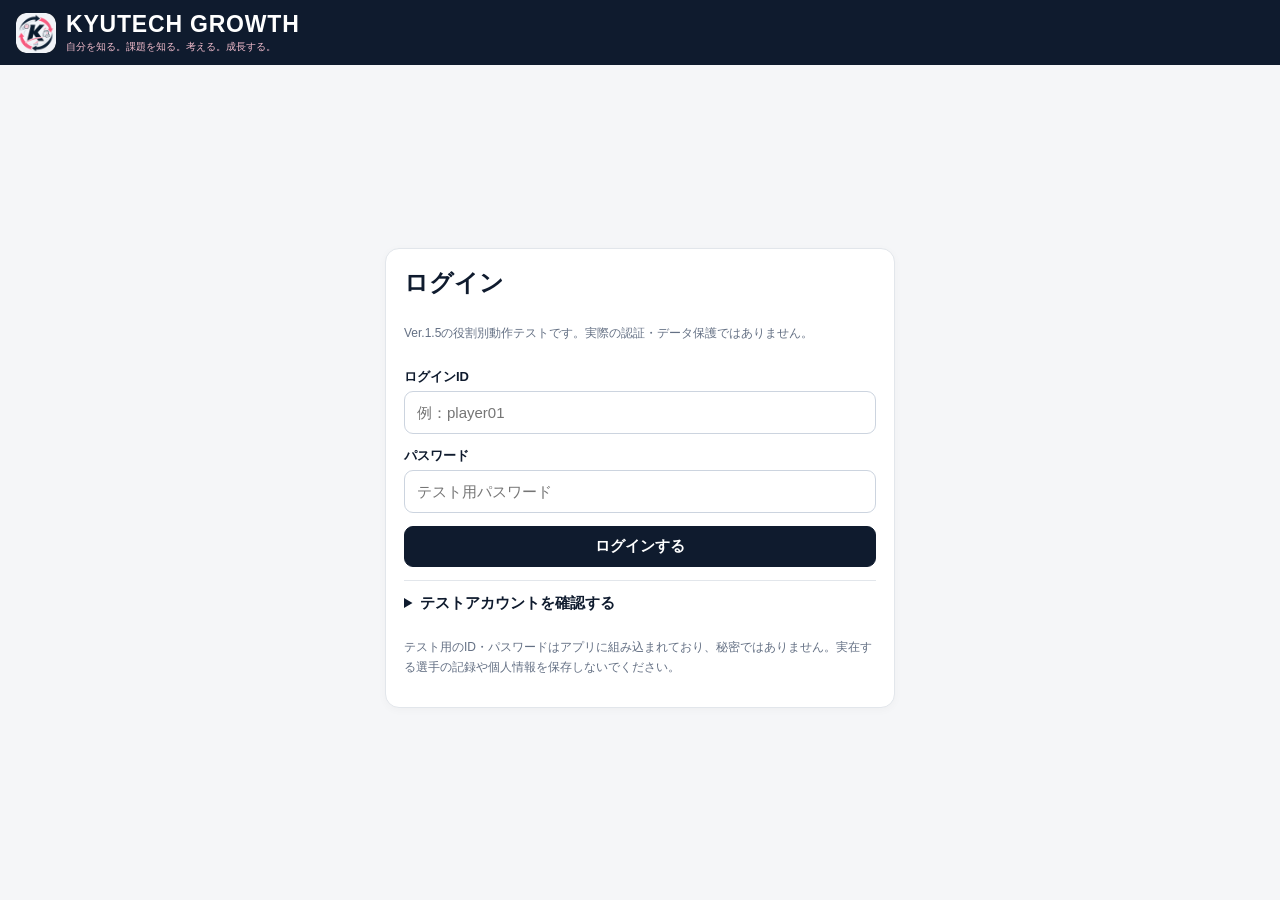
<file: ver_1_5/index.html>
<!doctype html><html lang="ja"><head><meta charset="utf-8"><meta name="viewport" content="width=device-width,initial-scale=1,viewport-fit=cover"><meta name="theme-color" content="#0F1B2E"><meta name="apple-mobile-web-app-capable" content="yes"><meta name="apple-mobile-web-app-title" content="KYUTECH GROWTH"><title>KYUTECH GROWTH | テストログイン・ID紐づけ v1.5</title><link rel="manifest" href="./manifest.webmanifest?v=150"><link rel="apple-touch-icon" href="./apple-touch-icon.png"><link rel="stylesheet" href="./styles.css?v=150"><script>if('serviceWorker' in navigator){window.addEventListener('load',function(){navigator.serviceWorker.register('./sw.js?v=150',{scope:'./',updateViaCache:'none'}).then(function(reg){reg.update().catch(function(){});}).catch(function(e){console.warn('PWAオフライン準備に失敗:',e);});});}</script></head><body><div id="app"><p class="loading">KYUTECH GROWTH を読み込んでいます…</p></div><script src="./app.js?v=150" defer></script></body></html>
</file>
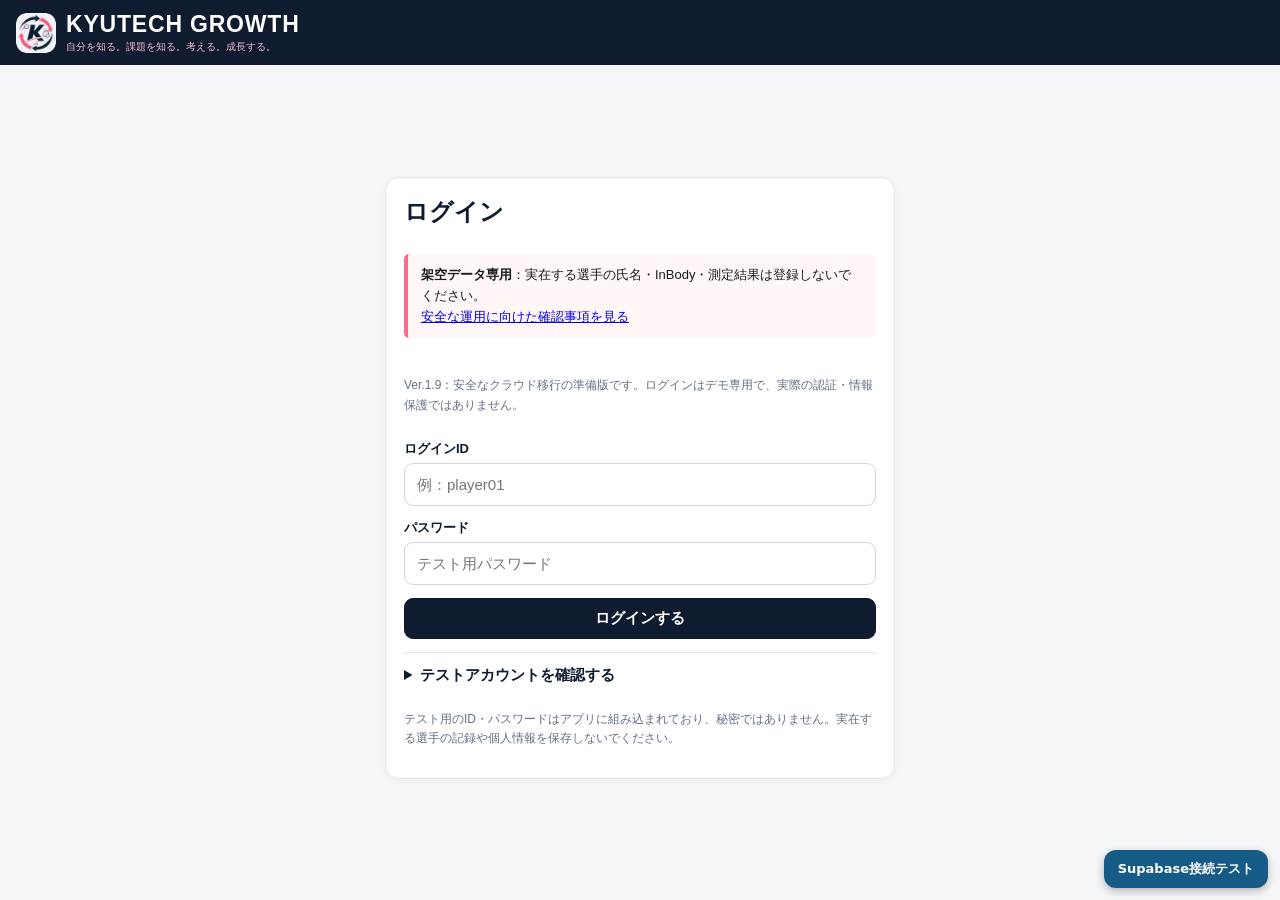
<file: demo.html>
<!doctype html><html lang="ja"><head><meta charset="utf-8"><meta name="viewport" content="width=device-width,initial-scale=1,viewport-fit=cover"><meta name="theme-color" content="#0F1B2E"><meta name="apple-mobile-web-app-capable" content="yes"><meta name="apple-mobile-web-app-title" content="KYUTECH GROWTH"><title>KYUTECH GROWTH | 旧デモ・端末内データ</title><link rel="manifest" href="./manifest.webmanifest?v=210"><link rel="apple-touch-icon" href="./apple-touch-icon.png"><link rel="stylesheet" href="./styles.css?v=210"><script>if('serviceWorker' in navigator){window.addEventListener('load',function(){navigator.serviceWorker.register('./sw.js?v=200',{scope:'./',updateViaCache:'none'}).then(function(reg){reg.update().catch(function(){});}).catch(function(e){console.warn('PWAオフライン準備に失敗:',e);});});}</script></head><body><div id="app"><p class="loading">KYUTECH GROWTH を読み込んでいます…</p></div><script src="./local-db.js?v=210" defer></script><script src="./app.js?v=210" defer></script><div style="position:fixed;bottom:12px;right:12px;z-index:9999"><a href="./cloud-test.html" style="display:block;padding:10px 14px;background:#165b86;color:#fff;border-radius:12px;text-decoration:none;font:bold 13px system-ui;box-shadow:0 3px 8px #0004">Supabase接続テスト</a></div></body></html>
</file>
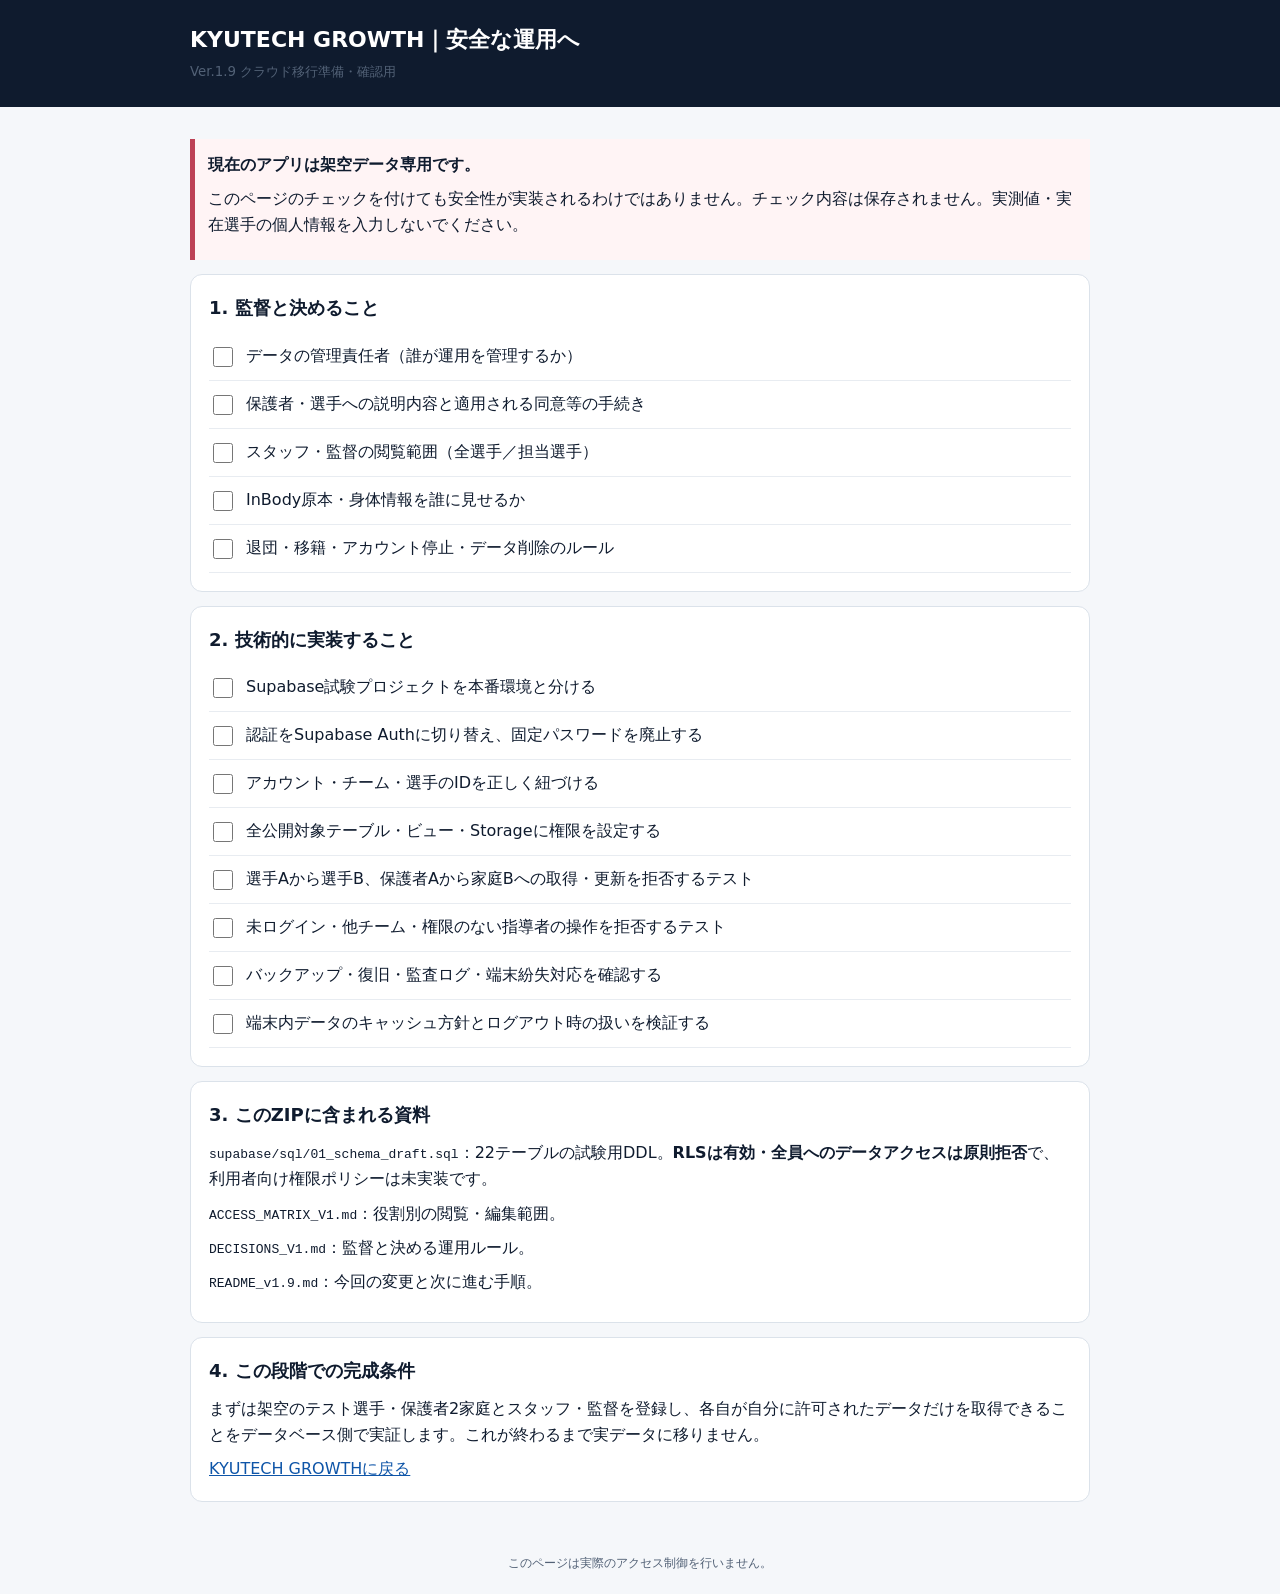
<file: security-guide.html>
<!doctype html><html lang="ja"><head><meta charset="utf-8"><meta name="viewport" content="width=device-width,initial-scale=1"><meta name="theme-color" content="#0F1B2E"><title>KYUTECH GROWTH | 本番移行チェック Ver.1.9</title><style>body{font-family:system-ui,-apple-system,"Yu Gothic",sans-serif;color:#0F1B2E;background:#f5f7fa;margin:0;line-height:1.65}header{background:#0F1B2E;color:white;padding:22px max(18px,calc((100% - 900px)/2))}main{max-width:900px;margin:auto;padding:18px}.card{background:white;border:1px solid #dbe2ea;border-radius:12px;padding:18px;margin:14px 0}h1{font-size:22px;margin:0}h2{font-size:18px;margin:0 0 10px}.warning{border-left:5px solid #bd4155;background:#fff4f5;padding:13px;margin:14px 0}label{display:flex;gap:10px;padding:10px 0;border-bottom:1px solid #e8ecf1;align-items:flex-start}input{width:20px;height:20px;flex-shrink:0;margin-top:4px}a{color:#0e55a8}small{color:#526176}p{margin:8px 0}footer{color:#526176;text-align:center;font-size:12px;padding:20px}</style></head><body><header><h1>KYUTECH GROWTH｜安全な運用へ</h1><small>Ver.1.9 クラウド移行準備・確認用</small></header><main><div class="warning"><strong>現在のアプリは架空データ専用です。</strong><p>このページのチェックを付けても安全性が実装されるわけではありません。チェック内容は保存されません。実測値・実在選手の個人情報を入力しないでください。</p></div><section class="card"><h2>1. 監督と決めること</h2><label><input type="checkbox">データの管理責任者（誰が運用を管理するか）</label><label><input type="checkbox">保護者・選手への説明内容と適用される同意等の手続き</label><label><input type="checkbox">スタッフ・監督の閲覧範囲（全選手／担当選手）</label><label><input type="checkbox">InBody原本・身体情報を誰に見せるか</label><label><input type="checkbox">退団・移籍・アカウント停止・データ削除のルール</label></section><section class="card"><h2>2. 技術的に実装すること</h2><label><input type="checkbox">Supabase試験プロジェクトを本番環境と分ける</label><label><input type="checkbox">認証をSupabase Authに切り替え、固定パスワードを廃止する</label><label><input type="checkbox">アカウント・チーム・選手のIDを正しく紐づける</label><label><input type="checkbox">全公開対象テーブル・ビュー・Storageに権限を設定する</label><label><input type="checkbox">選手Aから選手B、保護者Aから家庭Bへの取得・更新を拒否するテスト</label><label><input type="checkbox">未ログイン・他チーム・権限のない指導者の操作を拒否するテスト</label><label><input type="checkbox">バックアップ・復旧・監査ログ・端末紛失対応を確認する</label><label><input type="checkbox">端末内データのキャッシュ方針とログアウト時の扱いを検証する</label></section><section class="card"><h2>3. このZIPに含まれる資料</h2><p><code>supabase/sql/01_schema_draft.sql</code>：22テーブルの試験用DDL。<b>RLSは有効・全員へのデータアクセスは原則拒否</b>で、利用者向け権限ポリシーは未実装です。</p><p><code>ACCESS_MATRIX_V1.md</code>：役割別の閲覧・編集範囲。</p><p><code>DECISIONS_V1.md</code>：監督と決める運用ルール。</p><p><code>README_v1.9.md</code>：今回の変更と次に進む手順。</p></section><section class="card"><h2>4. この段階での完成条件</h2><p>まずは架空のテスト選手・保護者2家庭とスタッフ・監督を登録し、各自が自分に許可されたデータだけを取得できることをデータベース側で実証します。これが終わるまで実データに移りません。</p><a href="./index.html">KYUTECH GROWTHに戻る</a></section></main><footer>このページは実際のアクセス制御を行いません。</footer></body></html>
</file>
<file: ver_1_5/styles.css>
:root{font-family:-apple-system,BlinkMacSystemFont,"Hiragino Kaku Gothic ProN","Yu Gothic",Meiryo,sans-serif;color:#1A1A1A;background:#F5F6F8;font-size:15px;color-scheme:light;--navy:#0F1B2E;--pink:#FF668E;--muted:#647084;--line:#E2E6EB;--bg:#F5F6F8}*{box-sizing:border-box}body{margin:0}button,input,select,textarea{font:inherit}button{cursor:pointer}button:focus-visible,input:focus-visible,select:focus-visible,textarea:focus-visible{outline:3px solid var(--pink);outline-offset:2px}header{background:var(--navy);color:white;padding:10px 16px;display:flex;align-items:center;justify-content:space-between;gap:12px;min-height:65px}header .identity{display:flex;align-items:center;gap:10px;min-width:0}header img{height:40px;width:40px;object-fit:cover;border-radius:10px;flex-shrink:0}header h1{font-size:clamp(17px,2vw,23px);margin:0;letter-spacing:.035em}header small{font-size:10px;color:#f3bdcd;display:block;margin-top:2px}header .role{font-size:12px;border:1px solid #8b95a7;padding:7px 10px;border-radius:999px;white-space:nowrap}.layout{max-width:1450px;margin:auto;padding:16px}.nav{display:flex;overflow-x:auto;gap:7px;border-bottom:2px solid var(--line);margin-bottom:17px;padding-bottom:0}.nav button{background:transparent;border:0;white-space:nowrap;color:var(--navy);padding:12px 15px;font-weight:750;border-bottom:4px solid transparent}.nav button.on{border-bottom-color:var(--pink);background:#fff0f4}.page-head{margin-bottom:13px;display:flex;gap:10px;align-items:center;justify-content:space-between;flex-wrap:wrap}.page-head h2{font-size:23px;color:var(--navy);margin:0}.muted{color:var(--muted)}.tiny{font-size:12px}.card{background:#fff;border:1px solid var(--line);border-radius:14px;padding:18px;box-shadow:0 2px 8px #0f1b2e08}.stack{display:flex;flex-direction:column;gap:13px}.grid{display:grid;grid-template-columns:repeat(2,minmax(0,1fr));gap:13px}.grid4{display:grid;grid-template-columns:repeat(4,minmax(0,1fr));gap:12px}.tool{background:white;border:1px solid var(--line);border-radius:13px;padding:16px;text-align:left;color:var(--navy);display:flex;flex-direction:column;gap:7px;min-height:108px}.tool b{font-size:17px}.tool span{font-size:12px;color:var(--muted);line-height:1.5}.tool.on{border:2px solid var(--pink);padding:15px;background:#fff8fa}.tool .symbol{font-size:25px}.filter{display:flex;gap:10px;align-items:end;flex-wrap:wrap}.filter .field{min-width:180px;flex:1}.field{display:flex;flex-direction:column;gap:5px;min-width:0}label{color:var(--navy);font-weight:750;font-size:13px}input,select,textarea{min-height:43px;padding:10px 12px;border:1px solid #ccd4df;border-radius:9px;background:#fff;color:#1a1a1a;width:100%;max-width:100%}textarea{min-height:80px;resize:vertical}input[type=number]{font-variant-numeric:tabular-nums}.field small{font-size:11px;color:var(--muted)}.btn{border:1px solid var(--line);background:#fff;color:var(--navy);border-radius:9px;padding:10px 14px;font-weight:750;min-height:40px}.btn.primary{background:var(--navy);border-color:var(--navy);color:white}.btn.accent{background:var(--pink);border-color:var(--pink);color:var(--navy)}.btn.danger{color:#aa284d}.btn.small{font-size:12px;min-height:30px;padding:5px 9px}.btn:disabled{opacity:.4;cursor:not-allowed}.row{display:flex;gap:9px;align-items:center;flex-wrap:wrap}.spaced{justify-content:space-between}.section-title{margin:0 0 12px;color:var(--navy);font-size:17px}.subhead{font-weight:800;color:var(--navy);margin:10px 0}.help{background:#fff6f8;border-left:4px solid var(--pink);padding:11px 13px;border-radius:5px;font-size:13px;line-height:1.6}.entry-grid{display:grid;grid-template-columns:repeat(3,minmax(0,1fr));gap:12px}.entry-grid.four{grid-template-columns:repeat(4,minmax(0,1fr))}.record-table{overflow-x:auto}.record-table table{width:100%;border-collapse:collapse;min-width:550px}.record-table th{background:var(--bg);text-align:left;color:var(--navy);font-size:12px}.record-table td,.record-table th{padding:11px 10px;border-bottom:1px solid var(--line)}.record-table td{font-size:13px}.empty{border:1px dashed #ccd4df;border-radius:12px;padding:25px;text-align:center;color:var(--muted)}.summary{font-size:14px;color:var(--navy);font-weight:800}.pill{display:inline-block;border-radius:20px;background:#fff0f4;color:#752b45;font-size:11px;padding:5px 10px;font-weight:700}.feedback{padding:10px 12px;border-radius:8px;background:#eaf7ee;color:#155e35;font-size:13px}.feedback.error{background:#fff0f2;color:#a31c42}.compact-fields{display:grid;grid-template-columns:repeat(2,minmax(0,1fr));gap:12px}.muted-line{border-top:1px solid var(--line);padding-top:12px;margin-top:12px}.footer{font-size:11px;color:var(--muted);text-align:center;margin:22px 0}.loading{padding:25px}.select-row{display:flex;gap:8px;align-items:center}.metric-row{display:grid;grid-template-columns:minmax(150px,1.4fr) minmax(90px,1fr) 54px minmax(110px,.9fr);gap:8px;align-items:center;margin:8px 0}.metric-row .unit{text-align:center;font-size:12px;color:var(--muted)}.note{font-size:12px;color:var(--muted);line-height:1.6}.only-screen-reader{position:absolute;left:-10000px}.warning{color:#a52044}.list-item{padding:11px 0;border-bottom:1px solid var(--line)}.list-item:last-child{border-bottom:0}@media(max-width:950px){.grid4{grid-template-columns:repeat(2,minmax(0,1fr))}.entry-grid.four{grid-template-columns:repeat(2,minmax(0,1fr))}}@media(max-width:600px){header{padding:9px 11px}header img{width:34px;height:34px}header h1{font-size:16px}.layout{padding:10px}.card{padding:13px}.grid,.grid4,.entry-grid,.entry-grid.four,.compact-fields{grid-template-columns:1fr}.page-head h2{font-size:20px}.metric-row{grid-template-columns:minmax(110px,1.3fr) minmax(85px,1fr) 37px}.metric-row .previous{grid-column:1/-1;margin-bottom:6px}.nav button{padding:11px 10px}.filter .field{min-width:130px}}

/* v0.2 — iPad landscape-first, compact coach input */
.layout{max-width:1540px;padding:10px 14px}
.nav{margin-bottom:10px}.nav button{padding:9px 14px}
.page-head{margin-bottom:8px}.page-head h2{font-size:20px}
.input-head{margin-bottom:7px}
.data-tabs{display:grid;grid-template-columns:repeat(4,minmax(0,1fr));gap:6px;margin-bottom:8px}
.data-tab{border:1px solid var(--line);border-bottom:3px solid transparent;border-radius:9px 9px 3px 3px;background:#fff;color:var(--navy);padding:11px 4px;font-size:14px;font-weight:800;min-height:44px}
.data-tab.on{background:#fff0f4;border-color:var(--pink);border-bottom-color:var(--pink)}
.input-panel{padding:12px 15px}
.input-panel-top{display:flex;align-items:end;justify-content:space-between;gap:12px;margin-bottom:8px}
.input-panel-top .section-title{margin:0;white-space:nowrap}
.input-panel-top .field{width:min(330px,48%)}
.compact-form{gap:8px}.compact-form .field{gap:3px}
.compact-form input,.compact-form select{min-height:36px;padding:6px 9px}
.compact-form textarea{min-height:50px;padding:6px 9px}
.compact-form label{font-size:12px}
.form-start{display:flex;align-items:end;gap:12px}.form-start .field{width:170px}.form-start .tiny{padding-bottom:7px}
.input-row{display:grid;grid-template-columns:repeat(4,minmax(0,1fr));gap:8px;align-items:end}
.input-row.two{grid-template-columns:repeat(2,minmax(0,1fr));align-items:start}
.compact-numbers{display:grid;grid-template-columns:repeat(4,minmax(0,1fr));gap:7px}
.mini-field,.metric-tile{min-width:0}.mini-field label,.metric-tile label{display:flex;justify-content:space-between;gap:5px;font-size:12px;color:var(--navy);margin-bottom:3px}
.mini-field label span,.metric-tile label span{font-size:11px;color:var(--muted);font-weight:400}
.mini-field input,.metric-tile input{min-height:34px;padding:6px 8px}
.form-actions{display:flex;align-items:center;gap:10px;flex-wrap:wrap;padding-top:6px;border-top:1px solid var(--line)}
.form-actions .btn.primary{min-width:150px}
.metric-grid{display:grid;grid-template-columns:repeat(5,minmax(0,1fr));gap:8px}
.metric-tile{border:1px solid var(--line);border-radius:8px;padding:7px;background:#fafbfc}
.metric-tile small{font-size:10px;color:var(--muted)}
.inline-add{padding:10px;border:1px dashed var(--pink);border-radius:10px;background:#fff8fa}
.optional-comment input{min-height:34px}.inbody-warning{padding:6px 10px;font-size:11px}
.inbody-bottom{grid-template-columns:minmax(0,1.2fr) minmax(0,2.8fr);align-items:center}
.photo-preview{display:flex;align-items:center;gap:8px}.photo-preview img{max-width:65px;max-height:50px;object-fit:contain;border:1px solid var(--line)}
.home-summary{display:grid;grid-template-columns:repeat(4,minmax(0,1fr));gap:9px;margin-bottom:10px}
.home-summary>div{background:#fff;border:1px solid var(--line);border-radius:10px;padding:10px 12px;display:flex;gap:10px;align-items:center}
.home-summary b{font-size:23px;color:var(--navy)}.home-summary span{font-size:12px;color:var(--muted)}
.status-dot{display:inline-block;border-radius:50%;height:11px;width:11px;border:1.5px solid #b8c2ce;vertical-align:middle;background:#fff;flex:0 0 auto}
.status-dot.navy.active{background:var(--navy);border-color:var(--navy)}.status-dot.pink.active{background:var(--pink);border-color:var(--pink)}
.activity-table{min-width:750px}.activity-table th{white-space:nowrap}.activity-table .action-detail{max-width:350px}
.home-bottom{margin-top:11px}.home-bottom .card{padding:13px}
.activity-form{align-items:end}.activity-form>.field{flex:1;min-width:100px}.activity-form>.comment-entry{flex:2;min-width:160px}.activity-form .field select,.activity-form .field input{min-height:36px}
.quick-actions{display:flex;flex-wrap:wrap;gap:8px}
@media(max-width:850px){.metric-grid{grid-template-columns:repeat(3,minmax(0,1fr))}.compact-numbers{grid-template-columns:repeat(3,minmax(0,1fr))}.home-summary{grid-template-columns:repeat(2,minmax(0,1fr))}}
@media(max-width:600px){.data-tabs{grid-template-columns:repeat(2,minmax(0,1fr))}.input-row,.compact-numbers,.metric-grid{grid-template-columns:repeat(2,minmax(0,1fr))}.input-row.two{grid-template-columns:1fr}.input-panel-top{flex-direction:column;align-items:stretch}.input-panel-top .field{width:100%}.inbody-bottom{grid-template-columns:1fr}.home-bottom{grid-template-columns:1fr}.home-summary{grid-template-columns:repeat(2,minmax(0,1fr))}.form-start{flex-wrap:wrap}}

/* v0.3 — minimal home: six columns, automatically growing rows */
.roster-home{display:flex;flex-direction:column;gap:14px;padding:4px 0 12px}
.roster-group{min-width:0}
.roster-group h2{color:var(--navy);font-size:17px;margin:0 0 7px;font-weight:800}
.roster-grid{display:grid;grid-template-columns:repeat(6,minmax(0,1fr));gap:0;border:1px solid var(--line);border-radius:11px;overflow:hidden;background:white}
.roster-cell{min-width:0;min-height:67px;display:flex;align-items:center;justify-content:center;flex-direction:column;gap:6px;padding:8px 4px;border:0;border-right:1px solid var(--line);border-bottom:1px solid var(--line);background:#fff;color:var(--navy);cursor:pointer}
.roster-cell:nth-child(6n){border-right:0}
.roster-cell:hover,.roster-cell:focus-visible{background:#FFF7FA}
.roster-name{font-size:13px;font-weight:750;line-height:1.2;max-width:100%;overflow-wrap:anywhere;text-align:center}
.roster-dots{height:12px;display:flex;align-items:center;justify-content:center;gap:6px}
.grid-dot{display:block;width:11px;height:11px;border-radius:50%;flex:0 0 auto}
.grid-dot.ice{background:#A7D9F3;border:1px solid #75BBDD}
.grid-dot.rose{background:var(--pink);border:1px solid #F54C80}
@media(max-width:620px){.roster-grid{grid-template-columns:repeat(3,minmax(0,1fr))}.roster-cell:nth-child(6n){border-right:1px solid var(--line)}.roster-cell:nth-child(3n){border-right:0}.roster-cell{min-height:66px}}

/* v0.4 — staff input: unified grey field tiles like performance measurement */
.input-panel .compact-form .field,
.input-panel .compact-form .mini-field,
.input-panel .compact-form .metric-tile {
  min-width:0;
  background:#F5F6F8;
  border:1px solid #E2E6EB;
  border-radius:8px;
  padding:7px 9px;
}
.input-panel .compact-form .field input,
.input-panel .compact-form .field select,
.input-panel .compact-form .field textarea,
.input-panel .compact-form .mini-field input {
  background:#fff;
}
.input-panel .compact-form .field small{display:block;line-height:1.35}
.training-resource{border-top:1px solid var(--line);padding-top:12px;margin-top:10px;display:flex;flex-direction:column;gap:8px}
.resource-title{display:flex;gap:9px;align-items:center;flex-wrap:wrap;color:var(--navy);font-size:14px}
.resource-links{display:flex;gap:7px;align-items:center;flex-wrap:wrap;min-height:32px}
.resource-links a.btn{text-decoration:none;display:inline-flex;align-items:center;justify-content:center}
.resource-edit{display:grid;grid-template-columns:minmax(0,1.1fr) minmax(0,1.2fr) auto;gap:8px;align-items:end}
.resource-edit .field{padding:7px 9px;background:#F5F6F8;border:1px solid var(--line);border-radius:8px}
.resource-edit input{font-size:12px;min-height:35px;padding:5px 8px;background:#fff}
.resource-edit input[type=file]{padding:5px;font-size:11px}
.resource-edit .btn{margin-bottom:8px;white-space:nowrap}
.resource-edit label{font-size:12px}
@media(max-width:820px){.resource-edit{grid-template-columns:1fr 1fr}.resource-edit .btn{grid-column:1/-1;justify-self:start;margin-bottom:0}}
@media(max-width:540px){.resource-edit{grid-template-columns:1fr}}

/* v0.5: staff-target editor & dashboard */
.input-panel-top{justify-content:flex-start;align-items:flex-end;gap:18px}
.input-panel-top .field{width:min(340px,50%);order:0}
.input-panel-top .section-title{order:1;margin-bottom:7px}
.goal-editor{margin-top:10px;padding:11px 12px;border:1px solid var(--line);border-radius:10px;background:#FFF9FB;display:flex;flex-direction:column;gap:8px}
.goal-header{display:flex;justify-content:space-between;align-items:center;gap:8px;flex-wrap:wrap}
.goal-header>b,.goal-header b{color:var(--navy);font-size:14px}
.goal-header>div{display:flex;gap:12px;align-items:center;flex-wrap:wrap}
.goal-fields{display:grid;grid-template-columns:minmax(210px,2fr) minmax(110px,.85fr) auto auto;gap:8px;align-items:end}
.goal-fields .field{min-width:0}.goal-fields .btn{white-space:nowrap;margin-bottom:1px}
.goal-fields label{font-size:11px}.goal-fields input,.goal-fields select{min-height:35px;padding:6px 8px;font-size:13px}
.dashboard-head .field{min-width:240px;width:min(360px,45%)}
.dashboard-head .field select{min-height:38px}
.dashboard-card{margin-bottom:11px;padding:13px}
.dashboard-table{max-height:280px;overflow:auto;border:1px solid var(--line);border-radius:9px}
.dashboard-table table{width:100%;border-collapse:collapse;font-size:13px;font-variant-numeric:tabular-nums}
.dashboard-table th,.dashboard-table td{padding:8px 12px;border-bottom:1px solid var(--line);text-align:right;white-space:nowrap}
.dashboard-table th:first-child,.dashboard-table tbody th{text-align:left}
.dashboard-table thead th{position:sticky;top:0;z-index:1;background:#F5F6F8;color:var(--navy);font-size:12px}
.dashboard-table tbody tr:nth-child(even){background:#FCFCFD}
.dashboard-table tbody tr:last-child>*{border-bottom:0}
.unit-text{font-size:10px;color:var(--muted);font-weight:400}
.chart-select-row{display:flex;justify-content:space-between;align-items:end;gap:12px;flex-wrap:wrap}
.chart-select-row .field{width:min(460px,100%)}
.chart-select-row .section-title{margin-bottom:5px}
.chart-wrap{max-width:100%;overflow-x:auto;margin-top:5px}
.chart-wrap svg{width:100%;min-width:540px;height:auto;display:block}
.graph-card{padding:12px 14px;margin-bottom:11px}
.graph-card .note{margin:4px 0 0}
.history-details{padding:12px 14px}
.history-details summary{cursor:pointer;color:var(--navy);font-weight:800}
.history-details .record-table{margin-top:12px}
@media(max-width:720px){.goal-fields{grid-template-columns:1fr 1fr}.goal-fields .field:first-child{grid-column:1/-1}.dashboard-head .field{width:100%}.chart-wrap svg{min-width:480px}}

/* v0.7 role display demonstration */
.role-switch{display:flex;gap:9px;align-items:center;flex-wrap:wrap;background:#fff;border:1px solid #E2E6EB;border-radius:10px;padding:9px 13px;margin:11px 0;color:#0F1B2E}
.role-switch label{font-size:12px;font-weight:800;white-space:nowrap}
.role-switch select{width:auto;max-width:260px;min-height:35px;border-radius:8px;border:1px solid #E2E6EB;background:#F5F6F8;padding:5px 8px;color:#0F1B2E}
.demo-flag{margin-left:auto;border:1px solid #FF668E;background:#FFF3F7;border-radius:9px;padding:6px 9px;font-size:11px;font-weight:750;color:#8F2143}
.summary-grid{display:grid;grid-template-columns:repeat(4,minmax(0,1fr));gap:10px;margin-bottom:14px}
.summary-box{border:1px solid #E2E6EB;border-radius:12px;padding:13px;background:#F5F6F8;display:flex;flex-direction:column;gap:4px}
.summary-box b{font-size:25px;color:#0F1B2E}
.summary-box span{font-size:12px;color:#637083}
.personal-welcome{margin-bottom:12px}
.personal-welcome h3{margin:0 0 6px;color:#0F1B2E}.personal-welcome p{margin:0 0 13px;color:#637083;font-size:13px}
@media(max-width:750px){.summary-grid{grid-template-columns:repeat(2,minmax(0,1fr))}.demo-flag{margin-left:0}.role-switch select{max-width:100%}}

/* v0.8 director dashboard and coach assignments */
.team-legend{display:flex;flex-wrap:wrap;gap:18px;margin:9px 0;font-size:13px;color:#44516A}.team-legend span{display:inline-flex;align-items:center;gap:8px}.dot-legend{display:inline-block;width:12px;height:12px;border-radius:50%;background:#94C9E7}.line-legend{display:inline-block;width:23px;border-top:3px solid #0F1B2E}.team-dot{cursor:pointer;outline:none}.team-dot:hover,.team-dot:focus{fill:#FF668E;stroke:#0F1B2E;stroke-width:2;r:8}.team-tooltip{background:#0F1B2E;color:white;border-radius:9px;padding:11px 13px;margin:8px 0;font-size:14px;font-weight:700}.team-tooltip[hidden]{display:none}.team-graph-card{padding-bottom:16px}.coach-head{display:flex;gap:14px;align-items:end;justify-content:space-between;flex-wrap:wrap}.coach-head .field{min-width:200px}.coach-assign-form{display:grid;grid-template-columns:repeat(4,minmax(0,1fr)) auto;gap:9px;align-items:end}.coach-save{padding-bottom:2px}.demo-label{display:inline-block;border-radius:5px;background:#FFF0F4;color:#8A3552;font-size:10px;padding:2px 5px}@media(max-width:950px){.coach-assign-form{grid-template-columns:repeat(2,minmax(0,1fr))}.coach-save{grid-column:1/-1}}@media(max-width:600px){.coach-assign-form{grid-template-columns:1fr}}

/* v0.9 選手用のカレンダーと記録画面 */
.player-calendar-card{padding:18px}.calendar-top{display:flex;justify-content:space-between;align-items:center;gap:10px;margin-bottom:14px}.calendar-top h3{margin:0;font-size:1.14rem;color:#0F1B2E}.calendar-grid{display:grid;grid-template-columns:repeat(7,minmax(0,1fr));gap:5px}.calendar-weekday{text-align:center;font-weight:700;color:#647084;padding:5px 0;font-size:.84rem}.calendar-cell{min-width:0;min-height:58px;border:1px solid #E2E6EB;border-radius:10px;background:#fff;color:#0F1B2E;display:flex;flex-direction:column;align-items:center;justify-content:center;gap:5px;font-size:1rem;cursor:pointer}.calendar-cell.blank{background:transparent;border:0;cursor:default}.calendar-cell.done{background:#DFF2FB;border-color:#A7D9F3}.calendar-cell.selected{outline:2px solid #FF668E;outline-offset:-2px}.calendar-cell.current span:first-child{font-weight:800;text-decoration:underline}.calendar-mark{display:inline-block;width:11px;height:11px;border-radius:50%;background:#A7D9F3;border:1px solid #83C4E3;flex-shrink:0}.calendar-legend{display:flex;align-items:center;gap:8px;font-size:.84rem;color:#647084;margin:12px 0 0}.assignment-list{display:grid;gap:8px}.assignment-card{display:flex;align-items:center;justify-content:space-between;gap:12px;background:#F5F6F8;border:1px solid #E2E6EB;border-radius:10px;padding:12px}.assignment-card p{margin:6px 0 0;font-size:.88rem;white-space:pre-wrap}.assignment-card .btn{flex-shrink:0}.player-material{display:flex;flex-direction:column;gap:10px;padding:12px;border:1px solid #E2E6EB;background:#F5F6F8;border-radius:10px}.reflection-item{padding:12px;border:1px solid #E2E6EB;border-radius:10px;background:#F5F6F8}.reflection-item p{margin:8px 0 0;white-space:pre-wrap;overflow-wrap:anywhere}
@media(max-width:600px){.calendar-cell{min-height:44px;font-size:.87rem}.calendar-grid{gap:3px}.assignment-card{align-items:start;flex-direction:column}}

/* v1.0 保護者・指導者メッセージ */
.message-layout{display:grid;grid-template-columns:minmax(230px,.8fr) minmax(0,2fr);gap:13px;align-items:start}
.message-thread{display:flex;flex-direction:column;gap:10px;min-height:125px;max-height:390px;overflow-y:auto;background:#F5F6F8;border-radius:11px;padding:13px;border:1px solid #E2E6EB}
.message-bubble{border:1px solid #E2E6EB;background:white;border-radius:12px;padding:11px 13px;max-width:84%;align-self:flex-start}
.message-bubble.from-parent{background:#FFF0F5;border-color:#FFD3DF;align-self:flex-end}
.message-meta{font-size:11px;font-weight:700;color:#647084;margin-bottom:5px}.message-text{white-space:pre-wrap;overflow-wrap:anywhere;line-height:1.6;font-size:14px}
.family-list{display:flex;flex-direction:column;gap:5px;max-height:515px;overflow-y:auto}
.family-choice{display:flex;flex-direction:column;align-items:flex-start;gap:3px;text-align:left;border:1px solid #E2E6EB;background:white;padding:10px;border-radius:9px;color:#0F1B2E}
.family-choice.active{border-color:#FF668E;background:#FFF0F5}.family-choice small{font-size:11px;color:#647084}
@media(max-width:760px){.message-layout{grid-template-columns:1fr}.family-list{max-height:160px}}

/* v1.0.1: 保護者用の対象家庭表示 */
.parent-demo-identity{font-size:12px;font-weight:600;color:#0F1B2E;background:#F5F6F8;border:1px solid #E2E6EB;border-radius:8px;padding:9px 12px;}

/* v1.1 テストログインと監督のID紐づけ */
.login-wrap{min-height:calc(100vh - 74px);display:flex;align-items:center;justify-content:center;padding:24px 12px}.login-card{width:min(100%,510px)}.login-card h2{margin:0;color:var(--navy);font-size:24px}.login-card details{border-top:1px solid var(--line);padding-top:13px}.login-card summary{cursor:pointer;color:var(--navy);font-weight:bold}.demo-credentials{overflow-x:auto;margin-top:10px}.demo-credentials table{width:100%;border-collapse:collapse;font-size:12px}.demo-credentials td,.demo-credentials th{padding:8px 5px;border-bottom:1px solid var(--line);text-align:left}.signed-identity{display:flex;justify-content:space-between;align-items:center;gap:10px;padding:7px 10px;background:white;border:1px solid var(--line);border-radius:10px;margin-bottom:9px}.signed-identity b{color:var(--navy)}.account-list{display:grid;grid-template-columns:repeat(2,minmax(0,1fr));gap:12px}.account-entry{border:1px solid var(--line);border-radius:12px;padding:13px;background:#f9fafc}.account-entry code{color:var(--navy)}.account-player-grid{display:grid;grid-template-columns:repeat(4,minmax(0,1fr));gap:5px;margin-top:8px;max-height:200px;overflow:auto}.account-check{display:flex;align-items:center;gap:6px;font-size:12px;background:#fff;border:1px solid var(--line);padding:6px;border-radius:6px;font-weight:500}.account-check input{width:16px;height:16px;min-height:0;flex-shrink:0}@media(max-width:850px){.account-list{grid-template-columns:1fr}.account-player-grid{grid-template-columns:repeat(3,minmax(0,1fr))}}@media(max-width:460px){.account-player-grid{grid-template-columns:repeat(2,minmax(0,1fr))}}

/* v1.2 — PDF inspired, player PDCA home. All other account screens unchanged. */
.development-home{width:100%;margin:0 auto}
.development-overview{display:flex;justify-content:space-between;align-items:center;gap:14px;margin:2px 0 14px}
.development-overview h2{font-size:22px;margin:0 0 4px;color:#0F1B2E}
.development-overview p{margin:0;font-size:12px;color:#647084}
.dev-demo-tag{font-size:11px;color:#925171;background:#FFF1F5;border:1px solid #FFD9E5;border-radius:100px;padding:7px 11px;flex-shrink:0}
.development-grid{display:grid;grid-template-columns:1.04fr 1fr 1.63fr;gap:12px;align-items:stretch}
.development-panel{margin:0!important;min-width:0;padding:16px 17px!important;border:1px solid #DBE4EC;border-radius:18px;background:#fff}
.dev-era{grid-column:1/3}.dev-guidance{grid-column:3/4}.dev-speed{grid-column:1/2}.dev-strike{grid-column:2/3}.dev-calendar{grid-column:3/4}
.dev-panel-heading{display:flex;align-items:flex-start;justify-content:space-between;gap:11px;margin-bottom:6px}
.dev-panel-heading h3{color:#0F1B2E;font-size:16px;margin:3px 0 0;line-height:1.4}
.dev-eyebrow{font-size:10px;color:#8492A3;letter-spacing:.09em;font-weight:800}
.dev-current{display:flex;flex-direction:column;align-items:flex-end;white-space:nowrap}
.dev-current>span{font-size:11px;color:#647084}.dev-current strong{font-size:30px;color:#0F1B2E;line-height:1.2;font-variant-numeric:tabular-nums}.dev-current small{font-size:11px;color:#C13B65}
.dev-small-stat{white-space:nowrap;color:#0F1B2E}.dev-small-stat strong{font-size:24px}.dev-small-stat span{margin-left:3px;font-size:12px;color:#647084}
.dev-pill{font-size:10px;border-radius:100px;background:#FFF0F5;color:#AF365D;padding:7px 10px;white-space:nowrap}
.development-chart{width:100%;overflow:hidden}.development-chart svg{display:block;width:100%;height:auto}
.dev-legend{display:flex;align-items:center;gap:6px;flex-wrap:wrap;font-size:11px;color:#647084;margin:0 0 2px}
.dev-line,.dev-goal{width:18px;height:0;border-top:3px solid #0F1B2E;display:inline-block;margin-left:6px}.dev-goal{border-color:#FF668E;border-top-style:dashed}
.dev-guidance{display:flex;flex-direction:column}.dev-guide-lead{font-size:17px!important;font-weight:800;line-height:1.6!important;color:#0F1B2E;margin:16px 0 9px!important}
.dev-guidance>p:not(.dev-guide-lead){color:#425066;font-size:13px;line-height:1.8;margin:8px 0 0}
.dev-guide-task{background:#F5F6F8;padding:14px;border-radius:12px;display:flex;flex-direction:column;gap:7px;margin-top:18px;color:#0F1B2E;font-size:13px;line-height:1.6}
.dev-guidance .dev-guide-note{font-size:11px!important;color:#8B5D73!important;margin-top:auto!important;padding-top:14px}
.dev-calendar .calendar-top{margin:4px 0 6px}.dev-calendar .calendar-top h3{font-size:13px}.dev-calendar .calendar-top .btn{padding:5px 9px;min-height:30px}
.dev-calendar .calendar-grid{gap:4px}.dev-calendar .calendar-weekday{font-size:10px;padding:3px 0}.dev-calendar .calendar-cell{min-height:30px;font-size:12px;border-radius:7px;gap:1px;padding:0}
.dev-calendar .calendar-mark{height:6px;width:6px}.dev-calendar .calendar-cell.selected{outline-width:1.5px}
.home-calendar-footer{display:flex;flex-direction:column;gap:3px;margin-top:9px;color:#647084;font-size:10px;line-height:1.4}.home-calendar-footer span:first-child{display:flex;align-items:center;gap:5px}
.dev-bottom-note{font-size:11px;color:#65748A;margin:12px 3px;line-height:1.7}
@media(max-width:1060px){.development-grid{grid-template-columns:1fr 1fr}.dev-era{grid-column:1/3}.dev-guidance{grid-column:1/3}.dev-speed{grid-column:1}.dev-strike{grid-column:2}.dev-calendar{grid-column:1/3}.dev-calendar .calendar-cell{min-height:42px}}
@media(max-width:630px){.development-grid{grid-template-columns:1fr}.dev-era,.dev-guidance,.dev-speed,.dev-strike,.dev-calendar{grid-column:1}.development-overview{align-items:flex-start;flex-direction:column}.development-panel{padding:13px!important}.dev-current strong{font-size:23px}.dev-calendar .calendar-cell{min-height:40px}}

/* v1.3 – athlete goal-setting and monthly reflection table */
.goals-overview{padding:15px}.goal-two-col{display:grid;grid-template-columns:1fr 1fr;gap:13px}.goal-view{background:#F5F6F8;border:1px solid #E2E6EB;border-radius:12px;padding:15px;min-width:0}.goal-view h3{color:#0F1B2E;font-size:18px;margin:8px 0}.goal-view p{line-height:1.65;white-space:pre-wrap;margin:6px 0}.goals-tag{display:inline-block;background:#e3eaf4;color:#0F1B2E;border-radius:99px;padding:4px 9px;font-size:11px;font-weight:800}.pink-tag{background:#ffe7ef;color:#a32451}.goal-view textarea{min-height:86px}.reflection-form-grid{display:grid;grid-template-columns:repeat(2,minmax(0,1fr));gap:11px}.reflection-form-grid .field{background:#F5F6F8;border:1px solid #E2E6EB;border-radius:10px;padding:10px}.reflection-form-grid .field textarea{min-height:100px}.review-month-bar{display:flex;align-items:center;justify-content:space-between;gap:12px}.review-month-bar h3{color:#0F1B2E;font-size:20px;margin:0}.review-current-goal{border-left:4px solid #FF668E;background:#fff6f9;padding:12px 14px;border-radius:7px}.review-current-goal>b{color:#0F1B2E}.review-current-goal p{margin:6px 0;white-space:pre-wrap;line-height:1.6}.monthly-review-wrap{overflow-x:auto;border:1px solid #E2E6EB;border-radius:9px}.monthly-review-table{border-collapse:collapse;width:100%;min-width:850px;table-layout:fixed}.monthly-review-table th{background:#0F1B2E;color:white;text-align:left;padding:12px;font-size:13px}.monthly-review-table th:nth-child(1){width:105px}.monthly-review-table th:nth-child(2){width:22%}.monthly-review-table th:nth-child(3){width:24%}.monthly-review-table td{vertical-align:top;padding:13px 11px;border-bottom:1px solid #E2E6EB;font-size:13px;line-height:1.65;overflow-wrap:anywhere}.monthly-review-table tbody tr:nth-child(even){background:#F7F8FA}.monthly-review-table td:first-child span{display:block}.monthly-review-table td p{margin:0 0 7px}.review-menu,.review-thought{padding:0 0 7px;margin-bottom:7px;border-bottom:1px dashed #E2E6EB}.review-menu:last-child,.review-thought:last-child{border:0;margin:0;padding:0}.review-menu small{display:block;color:#647084}.review-thought b{color:#0F1B2E}
@media(max-width:720px){.goal-two-col,.reflection-form-grid{grid-template-columns:1fr}.review-month-bar h3{font-size:17px}}

/* KYUTECH GROWTH v1.5 | role-aware responsive navigation */
.growth-shell{min-height:100dvh;background:#f4f6f9;color:#0f1b2e}
.growth-header{display:flex;align-items:center;justify-content:space-between;padding:11px 24px;background:#0f1b2e;color:#fff;box-shadow:0 3px 12px #0f1b2e18;min-height:68px}
.growth-header .identity{display:flex;align-items:center;gap:12px}.growth-header .identity img{width:40px;height:40px;object-fit:contain;border-radius:11px}.growth-header h1{color:#fff;font-size:19px;margin:0}.growth-header small{color:#d9e4f2;font-size:11px}.growth-header .role{background:#203b5d;border:1px solid #5e7899;color:#fff;border-radius:30px;padding:5px 12px;font-size:12px}
.growth-layout{max-width:1660px;margin:auto}.desktop-shell .growth-layout{display:grid;grid-template-columns:224px minmax(0,1fr);min-height:calc(100dvh - 68px)}
.desktop-sidebar{position:sticky;top:0;align-self:start;min-height:calc(100dvh - 68px);padding:26px 14px;background:#fff;border-right:1px solid #e3e8ef;display:flex;flex-direction:column;gap:20px}
.sidebar-brand{padding:0 11px;font-size:12px;letter-spacing:.06em;font-weight:800;color:#697b91}.growth-nav{display:flex;flex-direction:column;gap:6px}.growth-nav button{appearance:none;border:0;background:transparent;width:100%;display:flex;align-items:center;gap:12px;border-radius:11px;padding:14px 13px;color:#253851;font-size:14px;font-weight:750;text-align:left;cursor:pointer;transition:background .15s}.growth-nav button.on{background:#ffedf2;color:#a82a55;box-shadow:inset 3px 0 #ff668e}.growth-nav button:hover:not(.on){background:#f1f4f8}.growth-nav svg{flex:0 0 19px}.sidebar-bottom{margin-top:auto;padding:12px 7px;border-top:1px solid #e3e8ef}.sidebar-bottom .signed-identity{display:flex;flex-direction:column;align-items:start;gap:9px}.sidebar-bottom .signed-identity>div{min-width:0}.sidebar-bottom .signed-identity .tiny{display:block;overflow-wrap:anywhere}
.growth-main-wrap{min-width:0;padding:24px clamp(15px,2.7vw,38px)}.growth-main{min-width:0}.growth-page-heading{margin:0 0 18px}.growth-page-heading h2{font-size:26px;margin:0}.subcopy{margin:5px 0 0;color:#65758a;font-size:13px}.growth-main .card{box-shadow:0 2px 14px #0d23320a;border-radius:14px}.section-kicker{display:inline-block;font-size:11px;font-weight:800;color:#176894;background:#e6f5fe;padding:6px 10px;border-radius:30px;align-self:start}.accent-kicker{background:#ffedf3;color:#a12e55}.long-goal-text{font-size:17px;line-height:1.65;font-weight:700;margin:0}.goal-stripe{display:flex;flex-direction:column;gap:6px;background:#f5f6f8;border-radius:11px;padding:12px 14px;line-height:1.6}.goal-stripe b{font-size:12px;color:#65758a}.goal-stripe span{font-size:13px}.plan-preview{background:#fff4f7;border:1px solid #ffcfdf;border-radius:12px;padding:14px}.plan-preview small{display:block;color:#a82a55;font-weight:800}.plan-preview p{font-weight:700;font-size:14px;line-height:1.75;margin:5px 0 0}.desk-columns{display:grid;grid-template-columns:minmax(0,1.45fr) minmax(310px,1fr);gap:15px;align-items:start}.desk-columns .record-table{max-height:550px;overflow:auto}.desk-columns .record-table table{min-width:650px}.desk-columns h4{margin:6px 0 0;font-size:14px}.mode-tabs{display:flex;gap:8px;flex-wrap:wrap;margin:0 0 12px}.mode-tabs button{background:#fff;border:1px solid #dfe5ec;padding:11px 17px;color:#354863;border-radius:10px;font-weight:750;cursor:pointer}.mode-tabs button.on{border-color:#ff668e;background:#fff0f5;color:#ac2b56}.mobile-bottom-nav{display:none}
.mobile-shell .growth-layout{max-width:620px;margin:0 auto}.mobile-shell .growth-header{padding:12px 17px}.mobile-shell .growth-header h1{font-size:17px}.mobile-shell .growth-header small{font-size:10px}.mobile-shell .growth-main-wrap{padding:14px 14px calc(106px + env(safe-area-inset-bottom,0px))}.mobile-shell .growth-page-heading h2{font-size:23px}.mobile-shell .mobile-user-row{margin:1px 0 13px}.mobile-shell .signed-identity{display:flex;justify-content:space-between;gap:8px;align-items:center}.mobile-shell .signed-identity .tiny{display:block;font-size:10px}.mobile-shell .card{padding:15px}.mobile-shell .data-tabs{grid-template-columns:repeat(3,minmax(0,1fr))}.mobile-shell .data-tabs .data-tab{font-size:12px;min-height:44px}.mobile-shell .goal-two-col{grid-template-columns:1fr}.mobile-shell .dashboard-table{overflow:auto}.mobile-shell .dashboard-table table{min-width:470px}.mobile-shell .mobile-bottom-nav{display:grid;grid-template-columns:repeat(4,minmax(0,1fr));position:fixed;bottom:0;left:0;right:0;z-index:60;padding:8px 8px calc(8px + env(safe-area-inset-bottom,0px));background:#fff;box-shadow:0 -6px 30px #0f1b2e20;border-top:1px solid #e3e8ef}.mobile-shell.role-parent .mobile-bottom-nav{grid-template-columns:repeat(3,minmax(0,1fr))}.mobile-bottom-nav button{border:0;background:transparent;min-height:57px;display:flex;flex-direction:column;justify-content:center;align-items:center;gap:5px;font-size:11px;color:#596c84;font-weight:700;border-radius:11px;cursor:pointer}.mobile-bottom-nav button.on{color:#b72b5c;background:#fff0f4}.mobile-bottom-nav button svg{width:22px;height:22px}.mobile-shell .summary-grid{grid-template-columns:repeat(2,minmax(0,1fr))}.mobile-shell .page-head{flex-wrap:wrap}.mobile-shell .review-table{overflow:auto}.mobile-shell .field input,.mobile-shell .field textarea{font-size:16px}.mobile-shell .input-panel{padding:13px}
@media(max-width:880px){.desktop-shell .growth-layout{grid-template-columns:185px minmax(0,1fr)}.desk-columns{grid-template-columns:1fr}.growth-main-wrap{padding:16px}.desktop-sidebar{padding:16px 8px}.growth-nav button{font-size:13px;padding:12px 9px}}
@media(max-width:540px){.growth-header{padding:10px 12px}.growth-header .identity img{width:35px;height:35px}.growth-header .identity h1{font-size:15px}.mobile-shell .growth-main-wrap{padding-left:10px;padding-right:10px}.mobile-shell .growth-header .role{font-size:11px;padding:5px 9px}.mobile-shell .home-summary{grid-template-columns:repeat(2,minmax(0,1fr))}}
</file>
<file: styles.css>
:root{font-family:-apple-system,BlinkMacSystemFont,"Hiragino Kaku Gothic ProN","Yu Gothic",Meiryo,sans-serif;color:#1A1A1A;background:#F5F6F8;font-size:15px;color-scheme:light;--navy:#0F1B2E;--pink:#FF668E;--muted:#647084;--line:#E2E6EB;--bg:#F5F6F8}*{box-sizing:border-box}body{margin:0}button,input,select,textarea{font:inherit}button{cursor:pointer}button:focus-visible,input:focus-visible,select:focus-visible,textarea:focus-visible{outline:3px solid var(--pink);outline-offset:2px}header{background:var(--navy);color:white;padding:10px 16px;display:flex;align-items:center;justify-content:space-between;gap:12px;min-height:65px}header .identity{display:flex;align-items:center;gap:10px;min-width:0}header img{height:40px;width:40px;object-fit:cover;border-radius:10px;flex-shrink:0}header h1{font-size:clamp(17px,2vw,23px);margin:0;letter-spacing:.035em}header small{font-size:10px;color:#f3bdcd;display:block;margin-top:2px}header .role{font-size:12px;border:1px solid #8b95a7;padding:7px 10px;border-radius:999px;white-space:nowrap}.layout{max-width:1450px;margin:auto;padding:16px}.nav{display:flex;overflow-x:auto;gap:7px;border-bottom:2px solid var(--line);margin-bottom:17px;padding-bottom:0}.nav button{background:transparent;border:0;white-space:nowrap;color:var(--navy);padding:12px 15px;font-weight:750;border-bottom:4px solid transparent}.nav button.on{border-bottom-color:var(--pink);background:#fff0f4}.page-head{margin-bottom:13px;display:flex;gap:10px;align-items:center;justify-content:space-between;flex-wrap:wrap}.page-head h2{font-size:23px;color:var(--navy);margin:0}.muted{color:var(--muted)}.tiny{font-size:12px}.card{background:#fff;border:1px solid var(--line);border-radius:14px;padding:18px;box-shadow:0 2px 8px #0f1b2e08}.stack{display:flex;flex-direction:column;gap:13px}.grid{display:grid;grid-template-columns:repeat(2,minmax(0,1fr));gap:13px}.grid4{display:grid;grid-template-columns:repeat(4,minmax(0,1fr));gap:12px}.tool{background:white;border:1px solid var(--line);border-radius:13px;padding:16px;text-align:left;color:var(--navy);display:flex;flex-direction:column;gap:7px;min-height:108px}.tool b{font-size:17px}.tool span{font-size:12px;color:var(--muted);line-height:1.5}.tool.on{border:2px solid var(--pink);padding:15px;background:#fff8fa}.tool .symbol{font-size:25px}.filter{display:flex;gap:10px;align-items:end;flex-wrap:wrap}.filter .field{min-width:180px;flex:1}.field{display:flex;flex-direction:column;gap:5px;min-width:0}label{color:var(--navy);font-weight:750;font-size:13px}input,select,textarea{min-height:43px;padding:10px 12px;border:1px solid #ccd4df;border-radius:9px;background:#fff;color:#1a1a1a;width:100%;max-width:100%}textarea{min-height:80px;resize:vertical}input[type=number]{font-variant-numeric:tabular-nums}.field small{font-size:11px;color:var(--muted)}.btn{border:1px solid var(--line);background:#fff;color:var(--navy);border-radius:9px;padding:10px 14px;font-weight:750;min-height:40px}.btn.primary{background:var(--navy);border-color:var(--navy);color:white}.btn.accent{background:var(--pink);border-color:var(--pink);color:var(--navy)}.btn.danger{color:#aa284d}.btn.small{font-size:12px;min-height:30px;padding:5px 9px}.btn:disabled{opacity:.4;cursor:not-allowed}.row{display:flex;gap:9px;align-items:center;flex-wrap:wrap}.spaced{justify-content:space-between}.section-title{margin:0 0 12px;color:var(--navy);font-size:17px}.subhead{font-weight:800;color:var(--navy);margin:10px 0}.help{background:#fff6f8;border-left:4px solid var(--pink);padding:11px 13px;border-radius:5px;font-size:13px;line-height:1.6}.entry-grid{display:grid;grid-template-columns:repeat(3,minmax(0,1fr));gap:12px}.entry-grid.four{grid-template-columns:repeat(4,minmax(0,1fr))}.record-table{overflow-x:auto}.record-table table{width:100%;border-collapse:collapse;min-width:550px}.record-table th{background:var(--bg);text-align:left;color:var(--navy);font-size:12px}.record-table td,.record-table th{padding:11px 10px;border-bottom:1px solid var(--line)}.record-table td{font-size:13px}.empty{border:1px dashed #ccd4df;border-radius:12px;padding:25px;text-align:center;color:var(--muted)}.summary{font-size:14px;color:var(--navy);font-weight:800}.pill{display:inline-block;border-radius:20px;background:#fff0f4;color:#752b45;font-size:11px;padding:5px 10px;font-weight:700}.feedback{padding:10px 12px;border-radius:8px;background:#eaf7ee;color:#155e35;font-size:13px}.feedback.error{background:#fff0f2;color:#a31c42}.compact-fields{display:grid;grid-template-columns:repeat(2,minmax(0,1fr));gap:12px}.muted-line{border-top:1px solid var(--line);padding-top:12px;margin-top:12px}.footer{font-size:11px;color:var(--muted);text-align:center;margin:22px 0}.loading{padding:25px}.select-row{display:flex;gap:8px;align-items:center}.metric-row{display:grid;grid-template-columns:minmax(150px,1.4fr) minmax(90px,1fr) 54px minmax(110px,.9fr);gap:8px;align-items:center;margin:8px 0}.metric-row .unit{text-align:center;font-size:12px;color:var(--muted)}.note{font-size:12px;color:var(--muted);line-height:1.6}.only-screen-reader{position:absolute;left:-10000px}.warning{color:#a52044}.list-item{padding:11px 0;border-bottom:1px solid var(--line)}.list-item:last-child{border-bottom:0}@media(max-width:950px){.grid4{grid-template-columns:repeat(2,minmax(0,1fr))}.entry-grid.four{grid-template-columns:repeat(2,minmax(0,1fr))}}@media(max-width:600px){header{padding:9px 11px}header img{width:34px;height:34px}header h1{font-size:16px}.layout{padding:10px}.card{padding:13px}.grid,.grid4,.entry-grid,.entry-grid.four,.compact-fields{grid-template-columns:1fr}.page-head h2{font-size:20px}.metric-row{grid-template-columns:minmax(110px,1.3fr) minmax(85px,1fr) 37px}.metric-row .previous{grid-column:1/-1;margin-bottom:6px}.nav button{padding:11px 10px}.filter .field{min-width:130px}}

/* v0.2 — iPad landscape-first, compact coach input */
.layout{max-width:1540px;padding:10px 14px}
.nav{margin-bottom:10px}.nav button{padding:9px 14px}
.page-head{margin-bottom:8px}.page-head h2{font-size:20px}
.input-head{margin-bottom:7px}
.data-tabs{display:grid;grid-template-columns:repeat(4,minmax(0,1fr));gap:6px;margin-bottom:8px}
.data-tab{border:1px solid var(--line);border-bottom:3px solid transparent;border-radius:9px 9px 3px 3px;background:#fff;color:var(--navy);padding:11px 4px;font-size:14px;font-weight:800;min-height:44px}
.data-tab.on{background:#fff0f4;border-color:var(--pink);border-bottom-color:var(--pink)}
.input-panel{padding:12px 15px}
.input-panel-top{display:flex;align-items:end;justify-content:space-between;gap:12px;margin-bottom:8px}
.input-panel-top .section-title{margin:0;white-space:nowrap}
.input-panel-top .field{width:min(330px,48%)}
.compact-form{gap:8px}.compact-form .field{gap:3px}
.compact-form input,.compact-form select{min-height:36px;padding:6px 9px}
.compact-form textarea{min-height:50px;padding:6px 9px}
.compact-form label{font-size:12px}
.form-start{display:flex;align-items:end;gap:12px}.form-start .field{width:170px}.form-start .tiny{padding-bottom:7px}
.input-row{display:grid;grid-template-columns:repeat(4,minmax(0,1fr));gap:8px;align-items:end}
.input-row.two{grid-template-columns:repeat(2,minmax(0,1fr));align-items:start}
.compact-numbers{display:grid;grid-template-columns:repeat(4,minmax(0,1fr));gap:7px}
.mini-field,.metric-tile{min-width:0}.mini-field label,.metric-tile label{display:flex;justify-content:space-between;gap:5px;font-size:12px;color:var(--navy);margin-bottom:3px}
.mini-field label span,.metric-tile label span{font-size:11px;color:var(--muted);font-weight:400}
.mini-field input,.metric-tile input{min-height:34px;padding:6px 8px}
.form-actions{display:flex;align-items:center;gap:10px;flex-wrap:wrap;padding-top:6px;border-top:1px solid var(--line)}
.form-actions .btn.primary{min-width:150px}
.metric-grid{display:grid;grid-template-columns:repeat(5,minmax(0,1fr));gap:8px}
.metric-tile{border:1px solid var(--line);border-radius:8px;padding:7px;background:#fafbfc}
.metric-tile small{font-size:10px;color:var(--muted)}
.inline-add{padding:10px;border:1px dashed var(--pink);border-radius:10px;background:#fff8fa}
.optional-comment input{min-height:34px}.inbody-warning{padding:6px 10px;font-size:11px}
.inbody-bottom{grid-template-columns:minmax(0,1.2fr) minmax(0,2.8fr);align-items:center}
.photo-preview{display:flex;align-items:center;gap:8px}.photo-preview img{max-width:65px;max-height:50px;object-fit:contain;border:1px solid var(--line)}
.home-summary{display:grid;grid-template-columns:repeat(4,minmax(0,1fr));gap:9px;margin-bottom:10px}
.home-summary>div{background:#fff;border:1px solid var(--line);border-radius:10px;padding:10px 12px;display:flex;gap:10px;align-items:center}
.home-summary b{font-size:23px;color:var(--navy)}.home-summary span{font-size:12px;color:var(--muted)}
.status-dot{display:inline-block;border-radius:50%;height:11px;width:11px;border:1.5px solid #b8c2ce;vertical-align:middle;background:#fff;flex:0 0 auto}
.status-dot.navy.active{background:var(--navy);border-color:var(--navy)}.status-dot.pink.active{background:var(--pink);border-color:var(--pink)}
.activity-table{min-width:750px}.activity-table th{white-space:nowrap}.activity-table .action-detail{max-width:350px}
.home-bottom{margin-top:11px}.home-bottom .card{padding:13px}
.activity-form{align-items:end}.activity-form>.field{flex:1;min-width:100px}.activity-form>.comment-entry{flex:2;min-width:160px}.activity-form .field select,.activity-form .field input{min-height:36px}
.quick-actions{display:flex;flex-wrap:wrap;gap:8px}
@media(max-width:850px){.metric-grid{grid-template-columns:repeat(3,minmax(0,1fr))}.compact-numbers{grid-template-columns:repeat(3,minmax(0,1fr))}.home-summary{grid-template-columns:repeat(2,minmax(0,1fr))}}
@media(max-width:600px){.data-tabs{grid-template-columns:repeat(2,minmax(0,1fr))}.input-row,.compact-numbers,.metric-grid{grid-template-columns:repeat(2,minmax(0,1fr))}.input-row.two{grid-template-columns:1fr}.input-panel-top{flex-direction:column;align-items:stretch}.input-panel-top .field{width:100%}.inbody-bottom{grid-template-columns:1fr}.home-bottom{grid-template-columns:1fr}.home-summary{grid-template-columns:repeat(2,minmax(0,1fr))}.form-start{flex-wrap:wrap}}

/* v0.3 — minimal home: six columns, automatically growing rows */
.roster-home{display:flex;flex-direction:column;gap:14px;padding:4px 0 12px}
.roster-group{min-width:0}
.roster-group h2{color:var(--navy);font-size:17px;margin:0 0 7px;font-weight:800}
.roster-grid{display:grid;grid-template-columns:repeat(6,minmax(0,1fr));gap:0;border:1px solid var(--line);border-radius:11px;overflow:hidden;background:white}
.roster-cell{min-width:0;min-height:67px;display:flex;align-items:center;justify-content:center;flex-direction:column;gap:6px;padding:8px 4px;border:0;border-right:1px solid var(--line);border-bottom:1px solid var(--line);background:#fff;color:var(--navy);cursor:pointer}
.roster-cell:nth-child(6n){border-right:0}
.roster-cell:hover,.roster-cell:focus-visible{background:#FFF7FA}
.roster-name{font-size:13px;font-weight:750;line-height:1.2;max-width:100%;overflow-wrap:anywhere;text-align:center}
.roster-dots{height:12px;display:flex;align-items:center;justify-content:center;gap:6px}
.grid-dot{display:block;width:11px;height:11px;border-radius:50%;flex:0 0 auto}
.grid-dot.ice{background:#A7D9F3;border:1px solid #75BBDD}
.grid-dot.rose{background:var(--pink);border:1px solid #F54C80}
@media(max-width:620px){.roster-grid{grid-template-columns:repeat(3,minmax(0,1fr))}.roster-cell:nth-child(6n){border-right:1px solid var(--line)}.roster-cell:nth-child(3n){border-right:0}.roster-cell{min-height:66px}}

/* v0.4 — staff input: unified grey field tiles like performance measurement */
.input-panel .compact-form .field,
.input-panel .compact-form .mini-field,
.input-panel .compact-form .metric-tile {
  min-width:0;
  background:#F5F6F8;
  border:1px solid #E2E6EB;
  border-radius:8px;
  padding:7px 9px;
}
.input-panel .compact-form .field input,
.input-panel .compact-form .field select,
.input-panel .compact-form .field textarea,
.input-panel .compact-form .mini-field input {
  background:#fff;
}
.input-panel .compact-form .field small{display:block;line-height:1.35}
.training-resource{border-top:1px solid var(--line);padding-top:12px;margin-top:10px;display:flex;flex-direction:column;gap:8px}
.resource-title{display:flex;gap:9px;align-items:center;flex-wrap:wrap;color:var(--navy);font-size:14px}
.resource-links{display:flex;gap:7px;align-items:center;flex-wrap:wrap;min-height:32px}
.resource-links a.btn{text-decoration:none;display:inline-flex;align-items:center;justify-content:center}
.resource-edit{display:grid;grid-template-columns:minmax(0,1.1fr) minmax(0,1.2fr) auto;gap:8px;align-items:end}
.resource-edit .field{padding:7px 9px;background:#F5F6F8;border:1px solid var(--line);border-radius:8px}
.resource-edit input{font-size:12px;min-height:35px;padding:5px 8px;background:#fff}
.resource-edit input[type=file]{padding:5px;font-size:11px}
.resource-edit .btn{margin-bottom:8px;white-space:nowrap}
.resource-edit label{font-size:12px}
@media(max-width:820px){.resource-edit{grid-template-columns:1fr 1fr}.resource-edit .btn{grid-column:1/-1;justify-self:start;margin-bottom:0}}
@media(max-width:540px){.resource-edit{grid-template-columns:1fr}}

/* v0.5: staff-target editor & dashboard */
.input-panel-top{justify-content:flex-start;align-items:flex-end;gap:18px}
.input-panel-top .field{width:min(340px,50%);order:0}
.input-panel-top .section-title{order:1;margin-bottom:7px}
.goal-editor{margin-top:10px;padding:11px 12px;border:1px solid var(--line);border-radius:10px;background:#FFF9FB;display:flex;flex-direction:column;gap:8px}
.goal-header{display:flex;justify-content:space-between;align-items:center;gap:8px;flex-wrap:wrap}
.goal-header>b,.goal-header b{color:var(--navy);font-size:14px}
.goal-header>div{display:flex;gap:12px;align-items:center;flex-wrap:wrap}
.goal-fields{display:grid;grid-template-columns:minmax(210px,2fr) minmax(110px,.85fr) auto auto;gap:8px;align-items:end}
.goal-fields .field{min-width:0}.goal-fields .btn{white-space:nowrap;margin-bottom:1px}
.goal-fields label{font-size:11px}.goal-fields input,.goal-fields select{min-height:35px;padding:6px 8px;font-size:13px}
.dashboard-head .field{min-width:240px;width:min(360px,45%)}
.dashboard-head .field select{min-height:38px}
.dashboard-card{margin-bottom:11px;padding:13px}
.dashboard-table{max-height:280px;overflow:auto;border:1px solid var(--line);border-radius:9px}
.dashboard-table table{width:100%;border-collapse:collapse;font-size:13px;font-variant-numeric:tabular-nums}
.dashboard-table th,.dashboard-table td{padding:8px 12px;border-bottom:1px solid var(--line);text-align:right;white-space:nowrap}
.dashboard-table th:first-child,.dashboard-table tbody th{text-align:left}
.dashboard-table thead th{position:sticky;top:0;z-index:1;background:#F5F6F8;color:var(--navy);font-size:12px}
.dashboard-table tbody tr:nth-child(even){background:#FCFCFD}
.dashboard-table tbody tr:last-child>*{border-bottom:0}
.unit-text{font-size:10px;color:var(--muted);font-weight:400}
.chart-select-row{display:flex;justify-content:space-between;align-items:end;gap:12px;flex-wrap:wrap}
.chart-select-row .field{width:min(460px,100%)}
.chart-select-row .section-title{margin-bottom:5px}
.chart-wrap{max-width:100%;overflow-x:auto;margin-top:5px}
.chart-wrap svg{width:100%;min-width:540px;height:auto;display:block}
.graph-card{padding:12px 14px;margin-bottom:11px}
.graph-card .note{margin:4px 0 0}
.history-details{padding:12px 14px}
.history-details summary{cursor:pointer;color:var(--navy);font-weight:800}
.history-details .record-table{margin-top:12px}
@media(max-width:720px){.goal-fields{grid-template-columns:1fr 1fr}.goal-fields .field:first-child{grid-column:1/-1}.dashboard-head .field{width:100%}.chart-wrap svg{min-width:480px}}

/* v0.7 role display demonstration */
.role-switch{display:flex;gap:9px;align-items:center;flex-wrap:wrap;background:#fff;border:1px solid #E2E6EB;border-radius:10px;padding:9px 13px;margin:11px 0;color:#0F1B2E}
.role-switch label{font-size:12px;font-weight:800;white-space:nowrap}
.role-switch select{width:auto;max-width:260px;min-height:35px;border-radius:8px;border:1px solid #E2E6EB;background:#F5F6F8;padding:5px 8px;color:#0F1B2E}
.demo-flag{margin-left:auto;border:1px solid #FF668E;background:#FFF3F7;border-radius:9px;padding:6px 9px;font-size:11px;font-weight:750;color:#8F2143}
.summary-grid{display:grid;grid-template-columns:repeat(4,minmax(0,1fr));gap:10px;margin-bottom:14px}
.summary-box{border:1px solid #E2E6EB;border-radius:12px;padding:13px;background:#F5F6F8;display:flex;flex-direction:column;gap:4px}
.summary-box b{font-size:25px;color:#0F1B2E}
.summary-box span{font-size:12px;color:#637083}
.personal-welcome{margin-bottom:12px}
.personal-welcome h3{margin:0 0 6px;color:#0F1B2E}.personal-welcome p{margin:0 0 13px;color:#637083;font-size:13px}
@media(max-width:750px){.summary-grid{grid-template-columns:repeat(2,minmax(0,1fr))}.demo-flag{margin-left:0}.role-switch select{max-width:100%}}

/* v0.8 director dashboard and coach assignments */
.team-legend{display:flex;flex-wrap:wrap;gap:18px;margin:9px 0;font-size:13px;color:#44516A}.team-legend span{display:inline-flex;align-items:center;gap:8px}.dot-legend{display:inline-block;width:12px;height:12px;border-radius:50%;background:#94C9E7}.line-legend{display:inline-block;width:23px;border-top:3px solid #0F1B2E}.team-dot{cursor:pointer;outline:none}.team-dot:hover,.team-dot:focus{fill:#FF668E;stroke:#0F1B2E;stroke-width:2;r:8}.team-tooltip{background:#0F1B2E;color:white;border-radius:9px;padding:11px 13px;margin:8px 0;font-size:14px;font-weight:700}.team-tooltip[hidden]{display:none}.team-graph-card{padding-bottom:16px}.coach-head{display:flex;gap:14px;align-items:end;justify-content:space-between;flex-wrap:wrap}.coach-head .field{min-width:200px}.coach-assign-form{display:grid;grid-template-columns:repeat(4,minmax(0,1fr)) auto;gap:9px;align-items:end}.coach-save{padding-bottom:2px}.demo-label{display:inline-block;border-radius:5px;background:#FFF0F4;color:#8A3552;font-size:10px;padding:2px 5px}@media(max-width:950px){.coach-assign-form{grid-template-columns:repeat(2,minmax(0,1fr))}.coach-save{grid-column:1/-1}}@media(max-width:600px){.coach-assign-form{grid-template-columns:1fr}}

/* v0.9 選手用のカレンダーと記録画面 */
.player-calendar-card{padding:18px}.calendar-top{display:flex;justify-content:space-between;align-items:center;gap:10px;margin-bottom:14px}.calendar-top h3{margin:0;font-size:1.14rem;color:#0F1B2E}.calendar-grid{display:grid;grid-template-columns:repeat(7,minmax(0,1fr));gap:5px}.calendar-weekday{text-align:center;font-weight:700;color:#647084;padding:5px 0;font-size:.84rem}.calendar-cell{min-width:0;min-height:58px;border:1px solid #E2E6EB;border-radius:10px;background:#fff;color:#0F1B2E;display:flex;flex-direction:column;align-items:center;justify-content:center;gap:5px;font-size:1rem;cursor:pointer}.calendar-cell.blank{background:transparent;border:0;cursor:default}.calendar-cell.done{background:#DFF2FB;border-color:#A7D9F3}.calendar-cell.selected{outline:2px solid #FF668E;outline-offset:-2px}.calendar-cell.current span:first-child{font-weight:800;text-decoration:underline}.calendar-mark{display:inline-block;width:11px;height:11px;border-radius:50%;background:#A7D9F3;border:1px solid #83C4E3;flex-shrink:0}.calendar-legend{display:flex;align-items:center;gap:8px;font-size:.84rem;color:#647084;margin:12px 0 0}.assignment-list{display:grid;gap:8px}.assignment-card{display:flex;align-items:center;justify-content:space-between;gap:12px;background:#F5F6F8;border:1px solid #E2E6EB;border-radius:10px;padding:12px}.assignment-card p{margin:6px 0 0;font-size:.88rem;white-space:pre-wrap}.assignment-card .btn{flex-shrink:0}.player-material{display:flex;flex-direction:column;gap:10px;padding:12px;border:1px solid #E2E6EB;background:#F5F6F8;border-radius:10px}.reflection-item{padding:12px;border:1px solid #E2E6EB;border-radius:10px;background:#F5F6F8}.reflection-item p{margin:8px 0 0;white-space:pre-wrap;overflow-wrap:anywhere}
@media(max-width:600px){.calendar-cell{min-height:44px;font-size:.87rem}.calendar-grid{gap:3px}.assignment-card{align-items:start;flex-direction:column}}

/* v1.0 保護者・指導者メッセージ */
.message-layout{display:grid;grid-template-columns:minmax(230px,.8fr) minmax(0,2fr);gap:13px;align-items:start}
.message-thread{display:flex;flex-direction:column;gap:10px;min-height:125px;max-height:390px;overflow-y:auto;background:#F5F6F8;border-radius:11px;padding:13px;border:1px solid #E2E6EB}
.message-bubble{border:1px solid #E2E6EB;background:white;border-radius:12px;padding:11px 13px;max-width:84%;align-self:flex-start}
.message-bubble.from-parent{background:#FFF0F5;border-color:#FFD3DF;align-self:flex-end}
.message-meta{font-size:11px;font-weight:700;color:#647084;margin-bottom:5px}.message-text{white-space:pre-wrap;overflow-wrap:anywhere;line-height:1.6;font-size:14px}
.family-list{display:flex;flex-direction:column;gap:5px;max-height:515px;overflow-y:auto}
.family-choice{display:flex;flex-direction:column;align-items:flex-start;gap:3px;text-align:left;border:1px solid #E2E6EB;background:white;padding:10px;border-radius:9px;color:#0F1B2E}
.family-choice.active{border-color:#FF668E;background:#FFF0F5}.family-choice small{font-size:11px;color:#647084}
@media(max-width:760px){.message-layout{grid-template-columns:1fr}.family-list{max-height:160px}}

/* v1.0.1: 保護者用の対象家庭表示 */
.parent-demo-identity{font-size:12px;font-weight:600;color:#0F1B2E;background:#F5F6F8;border:1px solid #E2E6EB;border-radius:8px;padding:9px 12px;}

/* v1.1 テストログインと監督のID紐づけ */
.login-wrap{min-height:calc(100vh - 74px);display:flex;align-items:center;justify-content:center;padding:24px 12px}.login-card{width:min(100%,510px)}.login-card h2{margin:0;color:var(--navy);font-size:24px}.login-card details{border-top:1px solid var(--line);padding-top:13px}.login-card summary{cursor:pointer;color:var(--navy);font-weight:bold}.demo-credentials{overflow-x:auto;margin-top:10px}.demo-credentials table{width:100%;border-collapse:collapse;font-size:12px}.demo-credentials td,.demo-credentials th{padding:8px 5px;border-bottom:1px solid var(--line);text-align:left}.signed-identity{display:flex;justify-content:space-between;align-items:center;gap:10px;padding:7px 10px;background:white;border:1px solid var(--line);border-radius:10px;margin-bottom:9px}.signed-identity b{color:var(--navy)}.account-list{display:grid;grid-template-columns:repeat(2,minmax(0,1fr));gap:12px}.account-entry{border:1px solid var(--line);border-radius:12px;padding:13px;background:#f9fafc}.account-entry code{color:var(--navy)}.account-player-grid{display:grid;grid-template-columns:repeat(4,minmax(0,1fr));gap:5px;margin-top:8px;max-height:200px;overflow:auto}.account-check{display:flex;align-items:center;gap:6px;font-size:12px;background:#fff;border:1px solid var(--line);padding:6px;border-radius:6px;font-weight:500}.account-check input{width:16px;height:16px;min-height:0;flex-shrink:0}@media(max-width:850px){.account-list{grid-template-columns:1fr}.account-player-grid{grid-template-columns:repeat(3,minmax(0,1fr))}}@media(max-width:460px){.account-player-grid{grid-template-columns:repeat(2,minmax(0,1fr))}}

/* v1.2 — PDF inspired, player PDCA home. All other account screens unchanged. */
.development-home{width:100%;margin:0 auto}
.development-overview{display:flex;justify-content:space-between;align-items:center;gap:14px;margin:2px 0 14px}
.development-overview h2{font-size:22px;margin:0 0 4px;color:#0F1B2E}
.development-overview p{margin:0;font-size:12px;color:#647084}
.dev-demo-tag{font-size:11px;color:#925171;background:#FFF1F5;border:1px solid #FFD9E5;border-radius:100px;padding:7px 11px;flex-shrink:0}
.development-grid{display:grid;grid-template-columns:1.04fr 1fr 1.63fr;gap:12px;align-items:stretch}
.development-panel{margin:0!important;min-width:0;padding:16px 17px!important;border:1px solid #DBE4EC;border-radius:18px;background:#fff}
.dev-era{grid-column:1/3}.dev-guidance{grid-column:3/4}.dev-speed{grid-column:1/2}.dev-strike{grid-column:2/3}.dev-calendar{grid-column:3/4}
.dev-panel-heading{display:flex;align-items:flex-start;justify-content:space-between;gap:11px;margin-bottom:6px}
.dev-panel-heading h3{color:#0F1B2E;font-size:16px;margin:3px 0 0;line-height:1.4}
.dev-eyebrow{font-size:10px;color:#8492A3;letter-spacing:.09em;font-weight:800}
.dev-current{display:flex;flex-direction:column;align-items:flex-end;white-space:nowrap}
.dev-current>span{font-size:11px;color:#647084}.dev-current strong{font-size:30px;color:#0F1B2E;line-height:1.2;font-variant-numeric:tabular-nums}.dev-current small{font-size:11px;color:#C13B65}
.dev-small-stat{white-space:nowrap;color:#0F1B2E}.dev-small-stat strong{font-size:24px}.dev-small-stat span{margin-left:3px;font-size:12px;color:#647084}
.dev-pill{font-size:10px;border-radius:100px;background:#FFF0F5;color:#AF365D;padding:7px 10px;white-space:nowrap}
.development-chart{width:100%;overflow:hidden}.development-chart svg{display:block;width:100%;height:auto}
.dev-legend{display:flex;align-items:center;gap:6px;flex-wrap:wrap;font-size:11px;color:#647084;margin:0 0 2px}
.dev-line,.dev-goal{width:18px;height:0;border-top:3px solid #0F1B2E;display:inline-block;margin-left:6px}.dev-goal{border-color:#FF668E;border-top-style:dashed}
.dev-guidance{display:flex;flex-direction:column}.dev-guide-lead{font-size:17px!important;font-weight:800;line-height:1.6!important;color:#0F1B2E;margin:16px 0 9px!important}
.dev-guidance>p:not(.dev-guide-lead){color:#425066;font-size:13px;line-height:1.8;margin:8px 0 0}
.dev-guide-task{background:#F5F6F8;padding:14px;border-radius:12px;display:flex;flex-direction:column;gap:7px;margin-top:18px;color:#0F1B2E;font-size:13px;line-height:1.6}
.dev-guidance .dev-guide-note{font-size:11px!important;color:#8B5D73!important;margin-top:auto!important;padding-top:14px}
.dev-calendar .calendar-top{margin:4px 0 6px}.dev-calendar .calendar-top h3{font-size:13px}.dev-calendar .calendar-top .btn{padding:5px 9px;min-height:30px}
.dev-calendar .calendar-grid{gap:4px}.dev-calendar .calendar-weekday{font-size:10px;padding:3px 0}.dev-calendar .calendar-cell{min-height:30px;font-size:12px;border-radius:7px;gap:1px;padding:0}
.dev-calendar .calendar-mark{height:6px;width:6px}.dev-calendar .calendar-cell.selected{outline-width:1.5px}
.home-calendar-footer{display:flex;flex-direction:column;gap:3px;margin-top:9px;color:#647084;font-size:10px;line-height:1.4}.home-calendar-footer span:first-child{display:flex;align-items:center;gap:5px}
.dev-bottom-note{font-size:11px;color:#65748A;margin:12px 3px;line-height:1.7}
@media(max-width:1060px){.development-grid{grid-template-columns:1fr 1fr}.dev-era{grid-column:1/3}.dev-guidance{grid-column:1/3}.dev-speed{grid-column:1}.dev-strike{grid-column:2}.dev-calendar{grid-column:1/3}.dev-calendar .calendar-cell{min-height:42px}}
@media(max-width:630px){.development-grid{grid-template-columns:1fr}.dev-era,.dev-guidance,.dev-speed,.dev-strike,.dev-calendar{grid-column:1}.development-overview{align-items:flex-start;flex-direction:column}.development-panel{padding:13px!important}.dev-current strong{font-size:23px}.dev-calendar .calendar-cell{min-height:40px}}

/* v1.3 – athlete goal-setting and monthly reflection table */
.goals-overview{padding:15px}.goal-two-col{display:grid;grid-template-columns:1fr 1fr;gap:13px}.goal-view{background:#F5F6F8;border:1px solid #E2E6EB;border-radius:12px;padding:15px;min-width:0}.goal-view h3{color:#0F1B2E;font-size:18px;margin:8px 0}.goal-view p{line-height:1.65;white-space:pre-wrap;margin:6px 0}.goals-tag{display:inline-block;background:#e3eaf4;color:#0F1B2E;border-radius:99px;padding:4px 9px;font-size:11px;font-weight:800}.pink-tag{background:#ffe7ef;color:#a32451}.goal-view textarea{min-height:86px}.reflection-form-grid{display:grid;grid-template-columns:repeat(2,minmax(0,1fr));gap:11px}.reflection-form-grid .field{background:#F5F6F8;border:1px solid #E2E6EB;border-radius:10px;padding:10px}.reflection-form-grid .field textarea{min-height:100px}.review-month-bar{display:flex;align-items:center;justify-content:space-between;gap:12px}.review-month-bar h3{color:#0F1B2E;font-size:20px;margin:0}.review-current-goal{border-left:4px solid #FF668E;background:#fff6f9;padding:12px 14px;border-radius:7px}.review-current-goal>b{color:#0F1B2E}.review-current-goal p{margin:6px 0;white-space:pre-wrap;line-height:1.6}.monthly-review-wrap{overflow-x:auto;border:1px solid #E2E6EB;border-radius:9px}.monthly-review-table{border-collapse:collapse;width:100%;min-width:850px;table-layout:fixed}.monthly-review-table th{background:#0F1B2E;color:white;text-align:left;padding:12px;font-size:13px}.monthly-review-table th:nth-child(1){width:105px}.monthly-review-table th:nth-child(2){width:22%}.monthly-review-table th:nth-child(3){width:24%}.monthly-review-table td{vertical-align:top;padding:13px 11px;border-bottom:1px solid #E2E6EB;font-size:13px;line-height:1.65;overflow-wrap:anywhere}.monthly-review-table tbody tr:nth-child(even){background:#F7F8FA}.monthly-review-table td:first-child span{display:block}.monthly-review-table td p{margin:0 0 7px}.review-menu,.review-thought{padding:0 0 7px;margin-bottom:7px;border-bottom:1px dashed #E2E6EB}.review-menu:last-child,.review-thought:last-child{border:0;margin:0;padding:0}.review-menu small{display:block;color:#647084}.review-thought b{color:#0F1B2E}
@media(max-width:720px){.goal-two-col,.reflection-form-grid{grid-template-columns:1fr}.review-month-bar h3{font-size:17px}}

/* KYUTECH GROWTH v1.5 | role-aware responsive navigation */
.growth-shell{min-height:100dvh;background:#f4f6f9;color:#0f1b2e}
.growth-header{display:flex;align-items:center;justify-content:space-between;padding:11px 24px;background:#0f1b2e;color:#fff;box-shadow:0 3px 12px #0f1b2e18;min-height:68px}
.growth-header .identity{display:flex;align-items:center;gap:12px}.growth-header .identity img{width:40px;height:40px;object-fit:contain;border-radius:11px}.growth-header h1{color:#fff;font-size:19px;margin:0}.growth-header small{color:#d9e4f2;font-size:11px}.growth-header .role{background:#203b5d;border:1px solid #5e7899;color:#fff;border-radius:30px;padding:5px 12px;font-size:12px}
.growth-layout{max-width:1660px;margin:auto}.desktop-shell .growth-layout{display:grid;grid-template-columns:224px minmax(0,1fr);min-height:calc(100dvh - 68px)}
.desktop-sidebar{position:sticky;top:0;align-self:start;min-height:calc(100dvh - 68px);padding:26px 14px;background:#fff;border-right:1px solid #e3e8ef;display:flex;flex-direction:column;gap:20px}
.sidebar-brand{padding:0 11px;font-size:12px;letter-spacing:.06em;font-weight:800;color:#697b91}.growth-nav{display:flex;flex-direction:column;gap:6px}.growth-nav button{appearance:none;border:0;background:transparent;width:100%;display:flex;align-items:center;gap:12px;border-radius:11px;padding:14px 13px;color:#253851;font-size:14px;font-weight:750;text-align:left;cursor:pointer;transition:background .15s}.growth-nav button.on{background:#ffedf2;color:#a82a55;box-shadow:inset 3px 0 #ff668e}.growth-nav button:hover:not(.on){background:#f1f4f8}.growth-nav svg{flex:0 0 19px}.sidebar-bottom{margin-top:auto;padding:12px 7px;border-top:1px solid #e3e8ef}.sidebar-bottom .signed-identity{display:flex;flex-direction:column;align-items:start;gap:9px}.sidebar-bottom .signed-identity>div{min-width:0}.sidebar-bottom .signed-identity .tiny{display:block;overflow-wrap:anywhere}
.growth-main-wrap{min-width:0;padding:24px clamp(15px,2.7vw,38px)}.growth-main{min-width:0}.growth-page-heading{margin:0 0 18px}.growth-page-heading h2{font-size:26px;margin:0}.subcopy{margin:5px 0 0;color:#65758a;font-size:13px}.growth-main .card{box-shadow:0 2px 14px #0d23320a;border-radius:14px}.section-kicker{display:inline-block;font-size:11px;font-weight:800;color:#176894;background:#e6f5fe;padding:6px 10px;border-radius:30px;align-self:start}.accent-kicker{background:#ffedf3;color:#a12e55}.long-goal-text{font-size:17px;line-height:1.65;font-weight:700;margin:0}.goal-stripe{display:flex;flex-direction:column;gap:6px;background:#f5f6f8;border-radius:11px;padding:12px 14px;line-height:1.6}.goal-stripe b{font-size:12px;color:#65758a}.goal-stripe span{font-size:13px}.plan-preview{background:#fff4f7;border:1px solid #ffcfdf;border-radius:12px;padding:14px}.plan-preview small{display:block;color:#a82a55;font-weight:800}.plan-preview p{font-weight:700;font-size:14px;line-height:1.75;margin:5px 0 0}.desk-columns{display:grid;grid-template-columns:minmax(0,1.45fr) minmax(310px,1fr);gap:15px;align-items:start}.desk-columns .record-table{max-height:550px;overflow:auto}.desk-columns .record-table table{min-width:650px}.desk-columns h4{margin:6px 0 0;font-size:14px}.mode-tabs{display:flex;gap:8px;flex-wrap:wrap;margin:0 0 12px}.mode-tabs button{background:#fff;border:1px solid #dfe5ec;padding:11px 17px;color:#354863;border-radius:10px;font-weight:750;cursor:pointer}.mode-tabs button.on{border-color:#ff668e;background:#fff0f5;color:#ac2b56}.mobile-bottom-nav{display:none}
.mobile-shell .growth-layout{max-width:620px;margin:0 auto}.mobile-shell .growth-header{padding:12px 17px}.mobile-shell .growth-header h1{font-size:17px}.mobile-shell .growth-header small{font-size:10px}.mobile-shell .growth-main-wrap{padding:14px 14px calc(106px + env(safe-area-inset-bottom,0px))}.mobile-shell .growth-page-heading h2{font-size:23px}.mobile-shell .mobile-user-row{margin:1px 0 13px}.mobile-shell .signed-identity{display:flex;justify-content:space-between;gap:8px;align-items:center}.mobile-shell .signed-identity .tiny{display:block;font-size:10px}.mobile-shell .card{padding:15px}.mobile-shell .data-tabs{grid-template-columns:repeat(3,minmax(0,1fr))}.mobile-shell .data-tabs .data-tab{font-size:12px;min-height:44px}.mobile-shell .goal-two-col{grid-template-columns:1fr}.mobile-shell .dashboard-table{overflow:auto}.mobile-shell .dashboard-table table{min-width:470px}.mobile-shell .mobile-bottom-nav{display:grid;grid-template-columns:repeat(4,minmax(0,1fr));position:fixed;bottom:0;left:0;right:0;z-index:60;padding:8px 8px calc(8px + env(safe-area-inset-bottom,0px));background:#fff;box-shadow:0 -6px 30px #0f1b2e20;border-top:1px solid #e3e8ef}.mobile-shell.role-parent .mobile-bottom-nav{grid-template-columns:repeat(3,minmax(0,1fr))}.mobile-bottom-nav button{border:0;background:transparent;min-height:57px;display:flex;flex-direction:column;justify-content:center;align-items:center;gap:5px;font-size:11px;color:#596c84;font-weight:700;border-radius:11px;cursor:pointer}.mobile-bottom-nav button.on{color:#b72b5c;background:#fff0f4}.mobile-bottom-nav button svg{width:22px;height:22px}.mobile-shell .summary-grid{grid-template-columns:repeat(2,minmax(0,1fr))}.mobile-shell .page-head{flex-wrap:wrap}.mobile-shell .review-table{overflow:auto}.mobile-shell .field input,.mobile-shell .field textarea{font-size:16px}.mobile-shell .input-panel{padding:13px}
@media(max-width:880px){.desktop-shell .growth-layout{grid-template-columns:185px minmax(0,1fr)}.desk-columns{grid-template-columns:1fr}.growth-main-wrap{padding:16px}.desktop-sidebar{padding:16px 8px}.growth-nav button{font-size:13px;padding:12px 9px}}
@media(max-width:540px){.growth-header{padding:10px 12px}.growth-header .identity img{width:35px;height:35px}.growth-header .identity h1{font-size:15px}.mobile-shell .growth-main-wrap{padding-left:10px;padding-right:10px}.mobile-shell .growth-header .role{font-size:11px;padding:5px 9px}.mobile-shell .home-summary{grid-template-columns:repeat(2,minmax(0,1fr))}}
/* v1.6: short, action-first screens */
.growth-page-heading .subcopy:empty{display:none}
.growth-main .note{line-height:1.45}
.sentence-builder{display:flex;flex-direction:column;gap:12px;padding:16px;border:1px solid #e2e7ec;border-radius:14px;background:#f8fafc}
.sentence-part{display:flex;flex-wrap:wrap;align-items:center;gap:8px;font-size:15px;font-weight:600}
.sentence-part input{flex:1 1 190px;min-width:0;background:#fff;border:1px solid #cad3df;border-radius:10px;padding:12px 10px;font-size:15px}
.sentence-part input::placeholder{font-weight:400;color:#8d9aa9}
.tag-fieldset{border:1px solid #d9e0e8;border-radius:12px;padding:12px}
.tag-fieldset legend{font-weight:700;font-size:14px;padding:0 6px}
.tag-options,.filter-chip-row{display:flex;gap:8px;flex-wrap:wrap}
.tag-options label{display:flex;gap:6px;align-items:center;padding:8px 11px;background:#f3f6fa;border-radius:999px;font-size:13px;font-weight:600}
.tag-options input{width:17px;height:17px;min-height:0;margin:0;accent-color:#ff668e}
.chip{background:#eff2f6;border:1px solid #dde4ec;border-radius:999px;padding:9px 13px;color:#223650;cursor:pointer;font-size:13px}
.chip.active{background:#0f1b2e;color:#fff}
.growth-chart-grid{display:grid;grid-template-columns:repeat(2,minmax(0,1fr));gap:14px;margin-top:14px}
.compact-stats td,.compact-stats th{padding:8px 12px!important}
.compact-stats th{text-align:left}
.quick-actions{display:flex;flex-wrap:wrap;gap:12px;padding:8px 0 16px}
.quick-actions>.btn{font-size:15px;padding:13px 18px}
.season-score{display:flex;align-items:baseline;gap:15px;flex-wrap:wrap}
.season-score strong{font-size:clamp(24px,3vw,40px);color:#0f1b2e}
.hero-stat{font-size:38px;line-height:1.1;color:#0f1b2e;font-weight:800;padding:14px;background:#f4f7fa;border-radius:12px}
.hero-stat small{font-size:12px;display:block;font-weight:500;margin-top:9px;color:#536378}
.stat-rows{display:grid;gap:10px;font-size:14px}
.stat-rows>div{display:flex;justify-content:space-between;gap:10px;padding-bottom:9px;border-bottom:1px solid #e5eaf0}
.report-rating-row{display:flex;justify-content:space-between;padding:7px 0;border-bottom:1px solid #edf0f5}
.unread-badge{display:inline-flex;align-items:center;justify-content:center;margin-left:auto;min-width:19px;height:19px;padding:0 5px;background:#ff668e!important;border-radius:999px;color:white!important;font-size:11px!important;font-weight:800!important}
.wizard-shell .metric-grid,.wizard-shell .compact-numbers{display:block}
.wizard-shell .mini-field,.wizard-shell .metric-tile{width:100%;max-width:500px;margin:12px 0}
.wizard-shell .mini-field input,.wizard-shell .metric-tile input{font-size:20px;min-height:54px}
.wizard-status{font-weight:750;color:#0f1b2e;margin:6px 0}
.wizard-controls{justify-content:flex-start;margin-top:12px}
.correlation-plot{width:100%;max-width:620px;display:block;margin:auto}
.mobile-bottom-nav{overflow-x:auto;scrollbar-width:thin}
.mobile-bottom-nav>button{min-width:0}
@media(max-width:860px){.growth-chart-grid{grid-template-columns:1fr}}
@media(max-width:580px){.sentence-part input{flex-basis:100%}.growth-chart-grid .card{min-width:0}.tag-options label{font-size:12px}.compact-stats{font-size:13px}.quick-actions>.btn{flex:1 1 42%}.mobile-bottom-nav>button{font-size:11px;padding-inline:2px}.growth-main{min-width:0}}

/* v1.7: all-in-one measurement entry shared by staff and director */
.batch-entry{max-width:1100px}
.batch-entry .batch-hint{font-size:13px;color:#647084;margin:4px 0 13px}
.batch-entry .metric-grid{grid-template-columns:repeat(4,minmax(0,1fr))}
.batch-entry .compact-numbers{grid-template-columns:repeat(4,minmax(0,1fr))}
.batch-entry .form-actions{margin-top:14px;padding-top:16px}
.batch-entry .form-actions .btn{min-height:46px;font-size:14px}
.batch-goal-settings{margin-top:20px;border-top:1px solid #e3e8ef;padding-top:12px}
.batch-goal-settings summary{cursor:pointer;color:#0F1B2E;font-weight:700}
.batch-goal-settings .goal-editor{margin-top:14px}
.batch-finished{max-width:700px}
@media(max-width:900px){.batch-entry .metric-grid,.batch-entry .compact-numbers{grid-template-columns:repeat(3,minmax(0,1fr))}}
@media(max-width:600px){.batch-entry .metric-grid,.batch-entry .compact-numbers{grid-template-columns:repeat(2,minmax(0,1fr))}.batch-entry .form-actions .btn{flex:1 1 170px}}

/* v1.8 IndexedDB inspector */
.db-inspector{white-space:pre-wrap;overflow-wrap:anywhere;max-height:250px;overflow-y:auto;font-size:12px;border:1px solid #d8dfe8;border-radius:8px;padding:12px;background:#f7f9fc}
</file>
